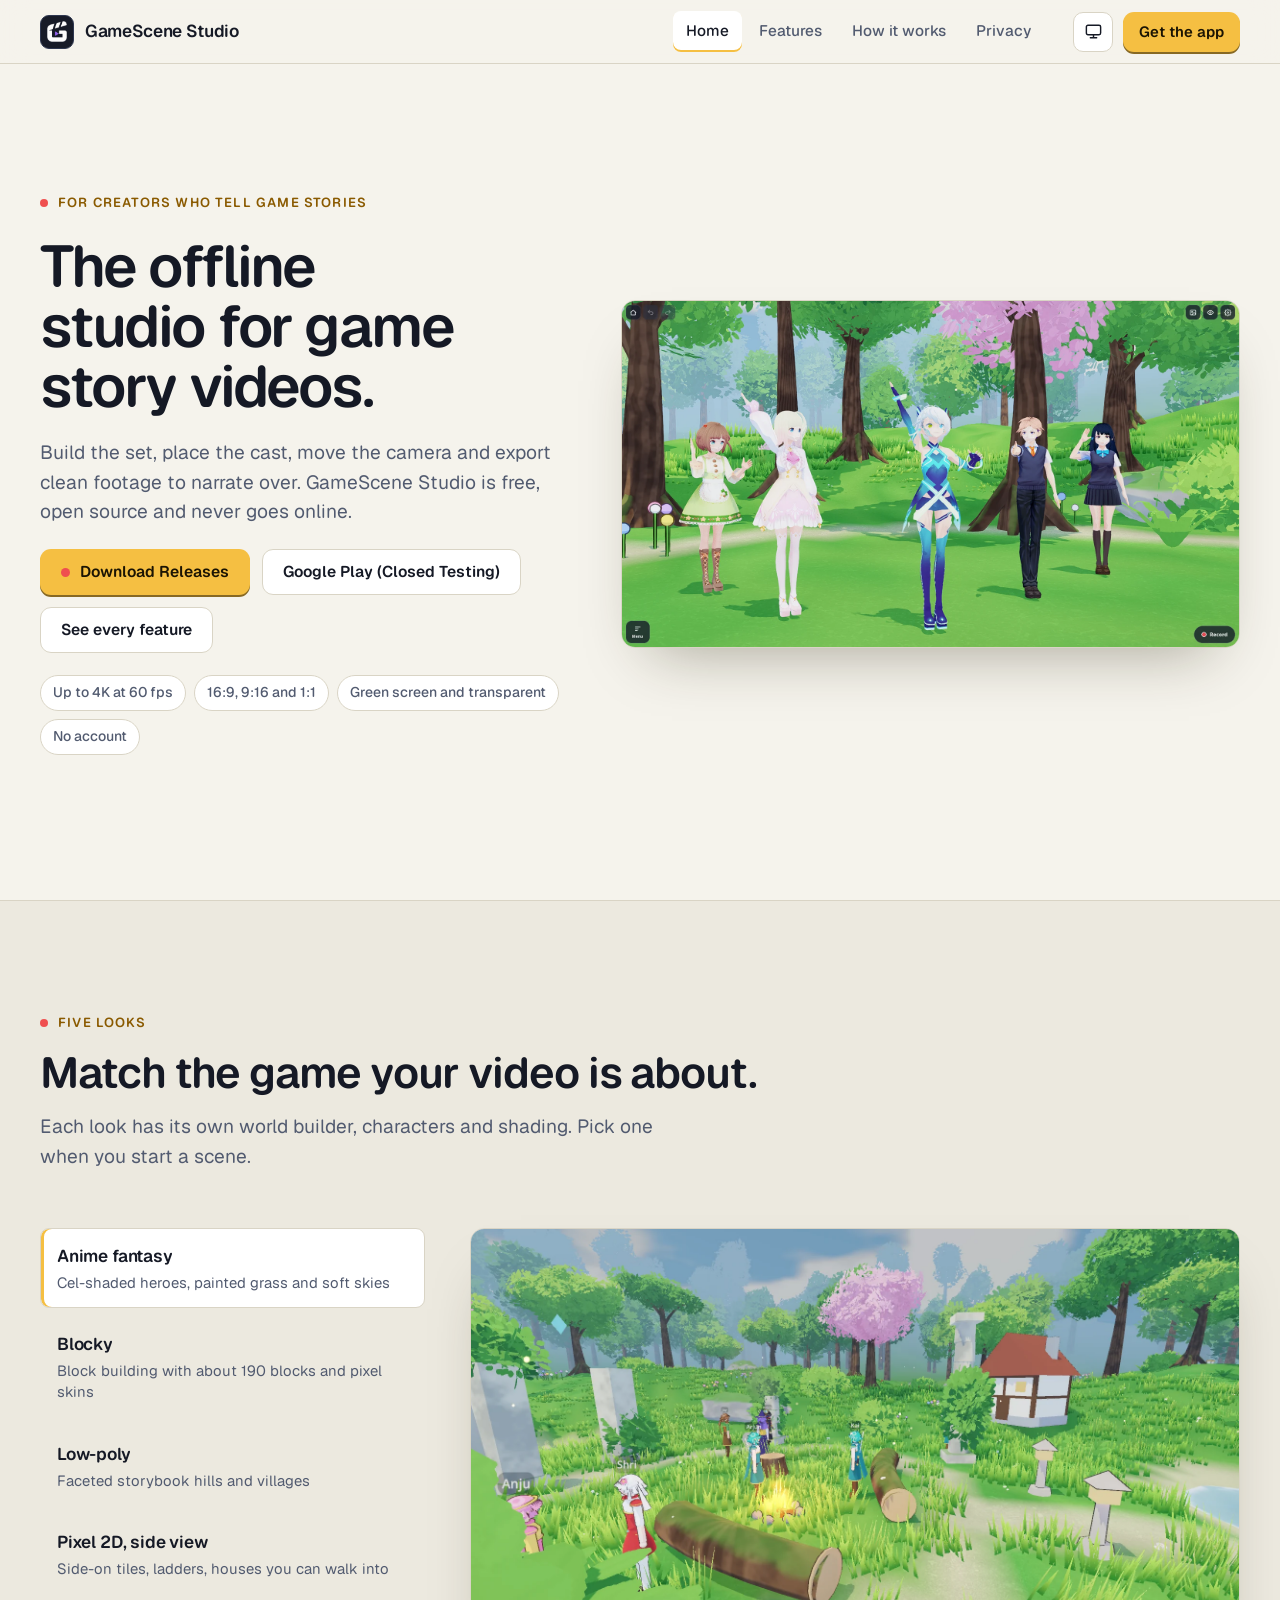
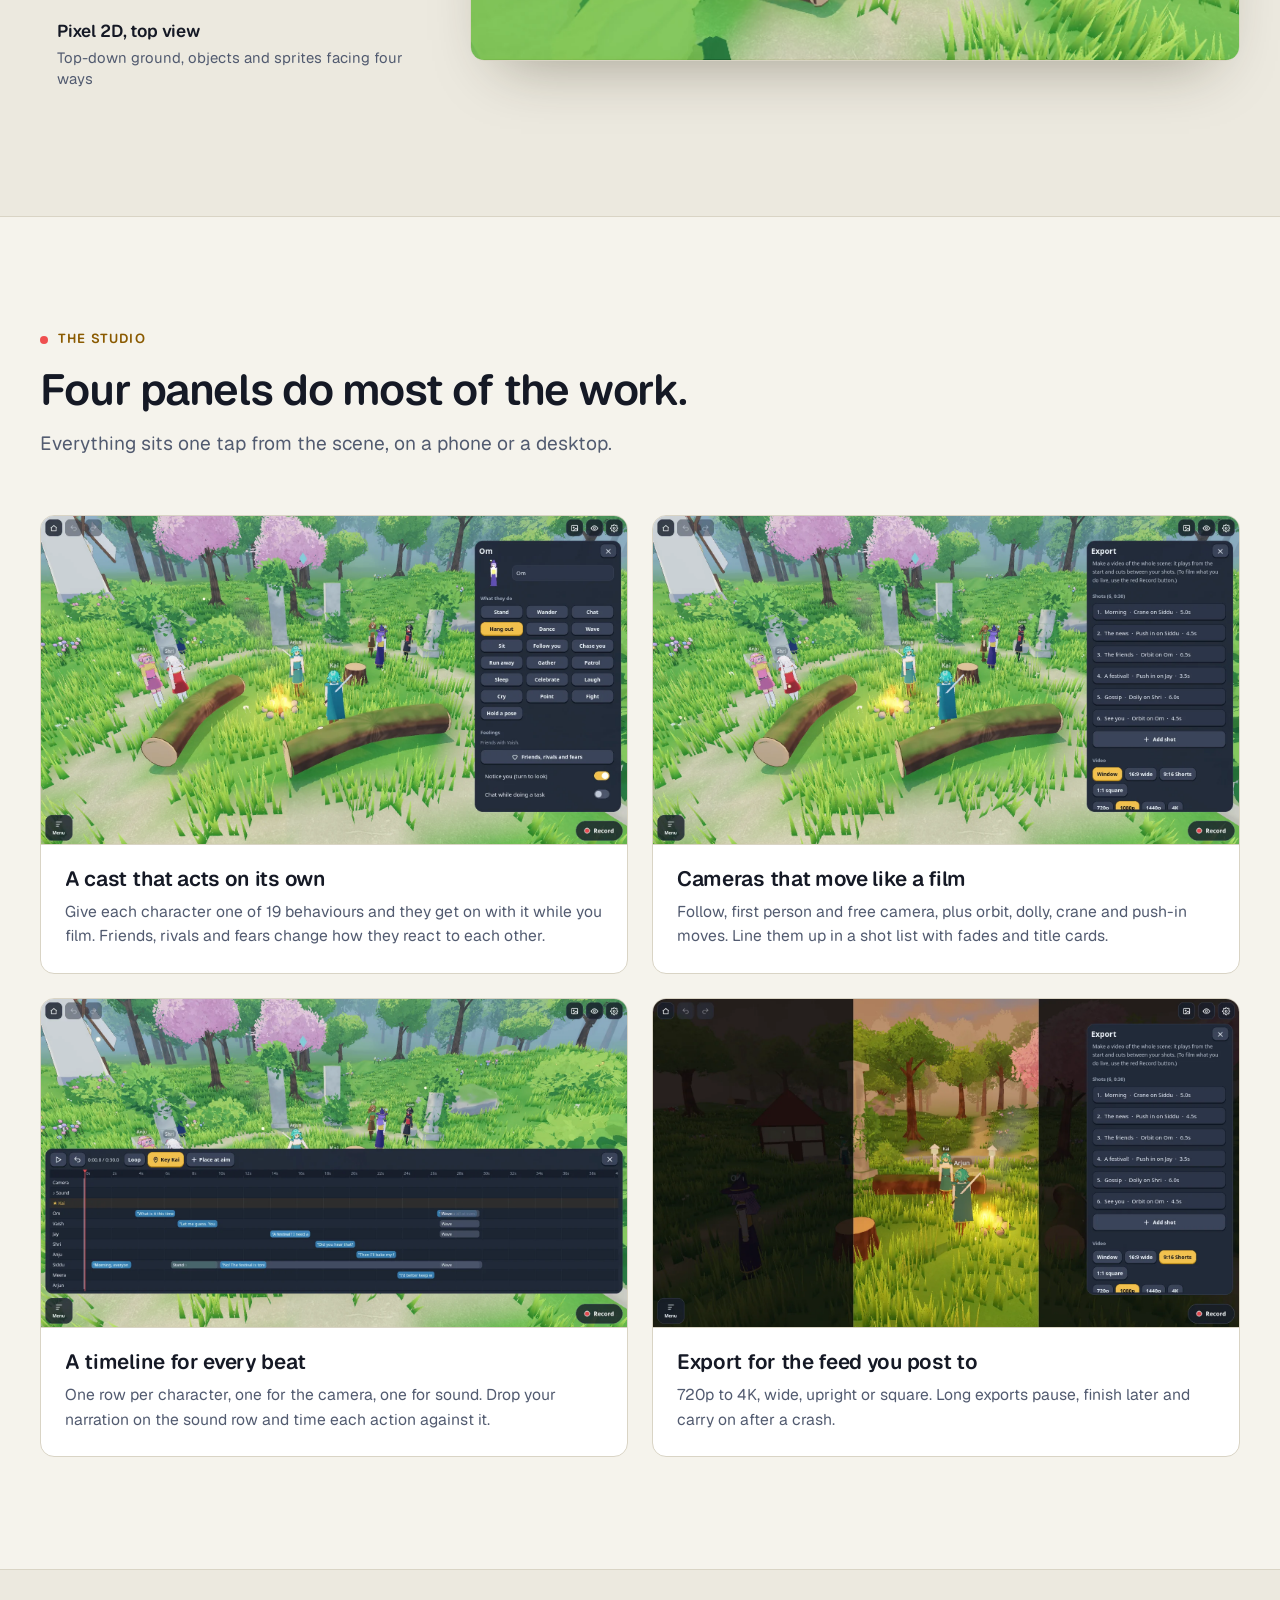
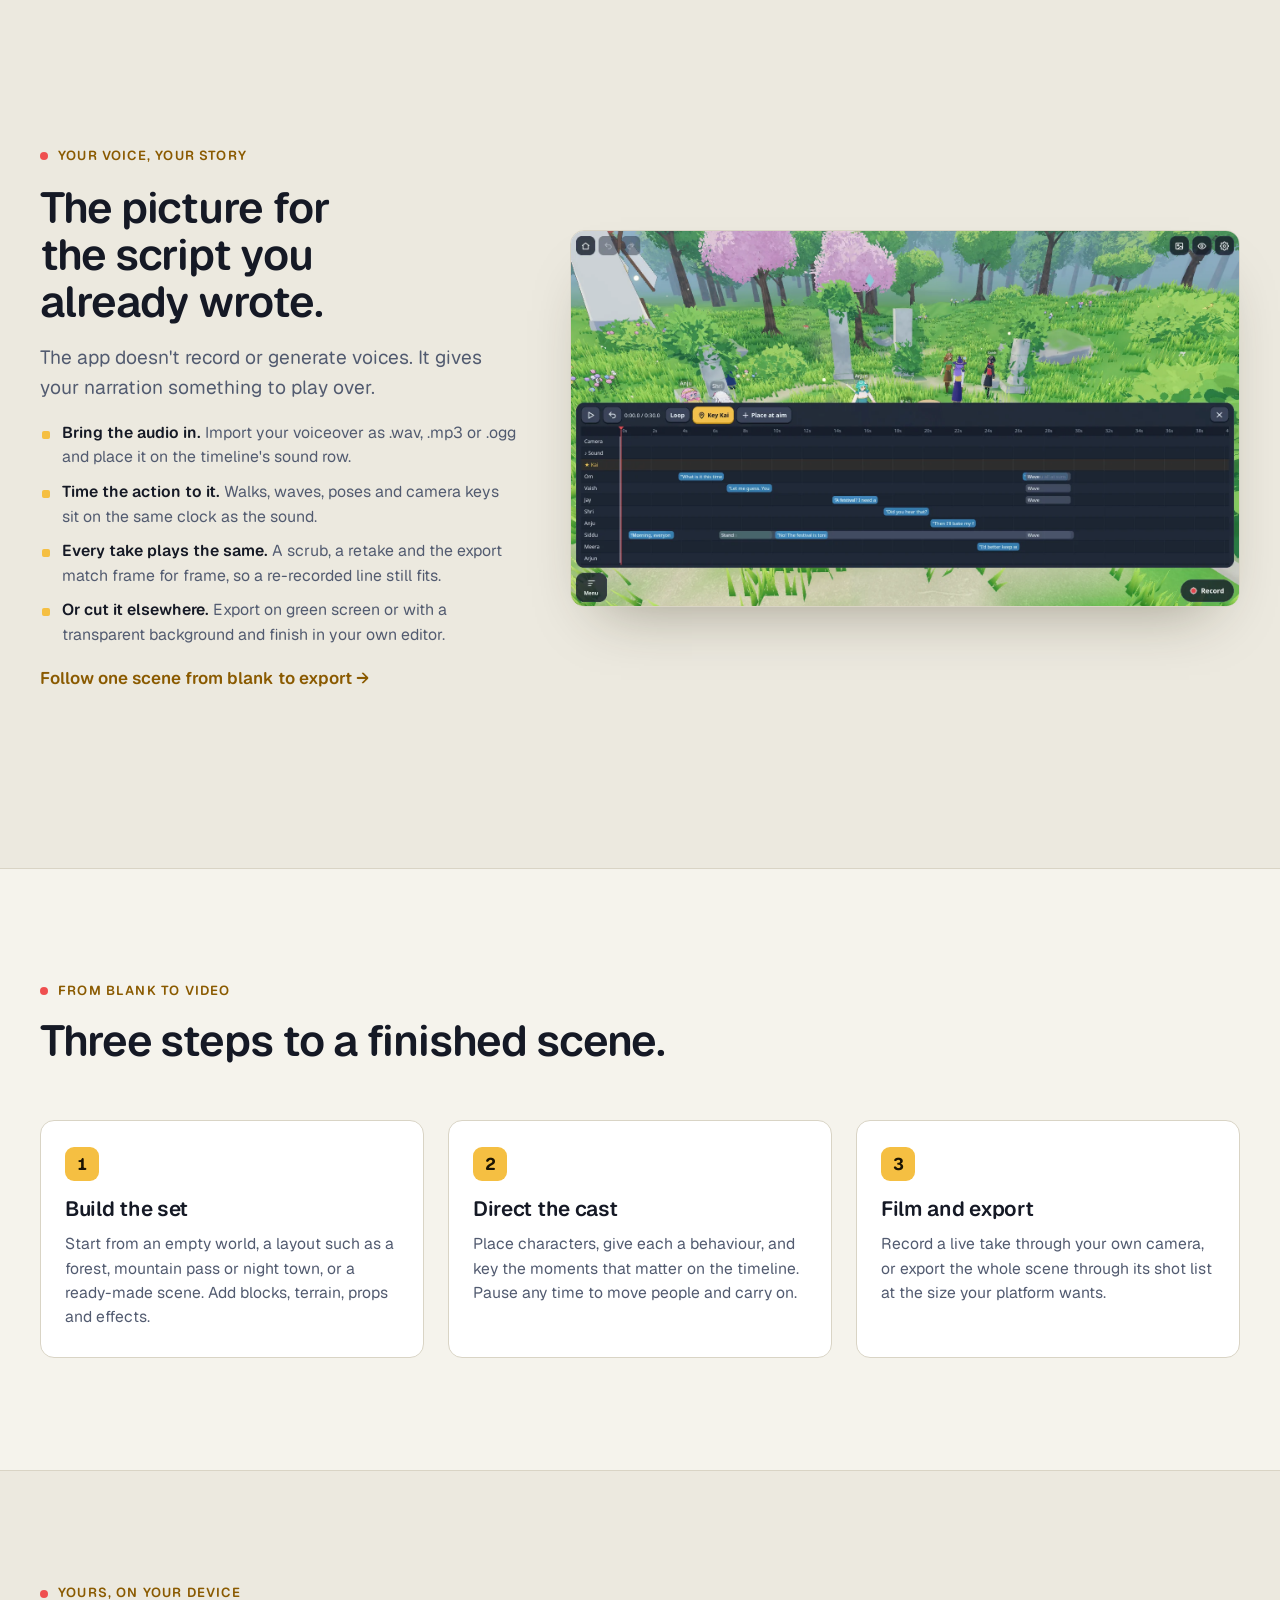
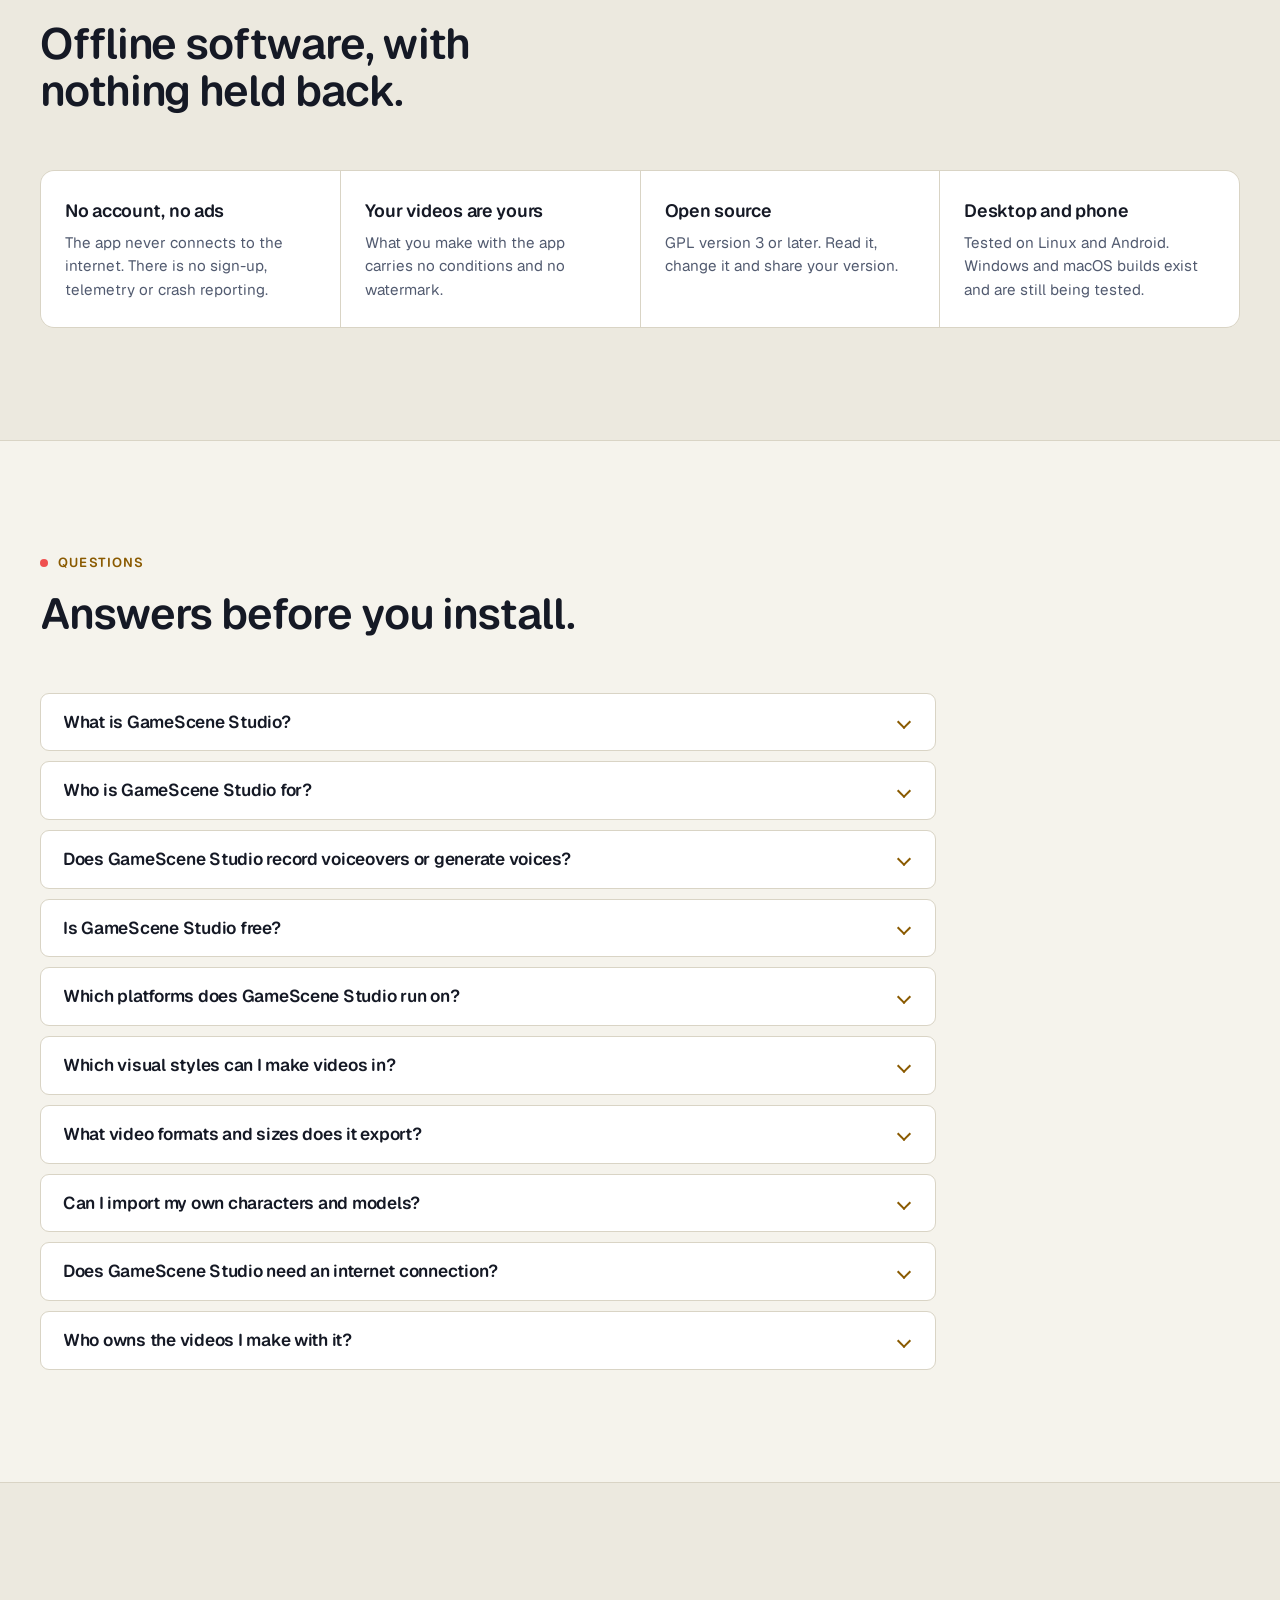
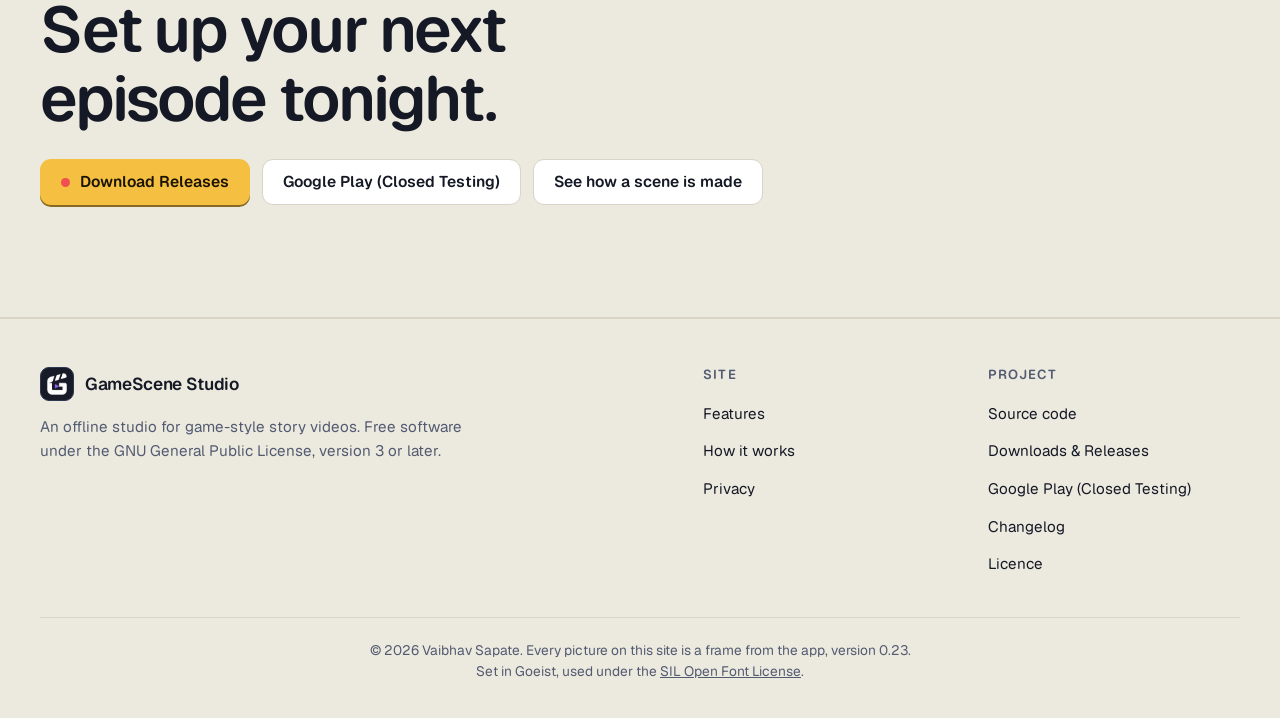
<file: showcase/index.html>
<!doctype html>
<html lang="en" data-type="software">
<head>
<meta charset="utf-8">
<meta name="viewport" content="width=device-width, initial-scale=1">
<title>GameScene Studio: the offline studio for game story videos</title>
<meta name="description" content="Build a game-style scene, direct the cast, move the camera and export clean footage to narrate over. Free, open source and fully offline.">
<meta name="page-type" content="software">
<meta name="site-kind" content="software">
<meta property="og:type" content="website">
<meta property="og:title" content="GameScene Studio: the offline studio for game story videos">
<meta property="og:description" content="Build a game-style scene, direct the cast, move the camera and export clean footage to narrate over. Free, open source and fully offline.">
<meta property="og:site_name" content="GameScene Studio">
<meta property="og:locale" content="en">
<meta property="og:image" content="https://gamescene.ekaai.tech/screenshots/share.png">
<meta property="og:image:width" content="1200">
<meta property="og:image:height" content="630">
<meta property="og:image:alt" content="The GameScene Studio logo">
<meta name="twitter:card" content="summary_large_image">
<meta name="twitter:title" content="GameScene Studio: the offline studio for game story videos">
<meta name="twitter:description" content="Build a game-style scene, direct the cast, move the camera and export clean footage to narrate over. Free, open source and fully offline.">
<meta name="twitter:image" content="https://gamescene.ekaai.tech/screenshots/share.png">
<meta name="robots" content="index, follow, max-image-preview:large, max-snippet:-1">
<meta name="author" content="Vaibhav Sapate">
<link rel="canonical" href="https://gamescene.ekaai.tech/">
<meta property="og:url" content="https://gamescene.ekaai.tech/">
<link rel="alternate" type="text/markdown" href="llms.txt" title="Plain-text summary of this site">
<script type="application/ld+json">{"@context": "https://schema.org", "@type": "SoftwareApplication", "name": "GameScene Studio", "description": "An offline studio app for making game-style animated story videos (machinima): build a scene, direct characters, set up cameras and export video.", "applicationCategory": "MultimediaApplication", "applicationSubCategory": "Machinima and animation video maker", "operatingSystem": "Linux, Android, Windows, macOS", "softwareVersion": "0.24.0", "license": "https://www.gnu.org/licenses/gpl-3.0.html", "isAccessibleForFree": true, "downloadUrl": "https://github.com/sapatevaibhav/gamescene/releases", "installUrl": "https://groups.google.com/g/brainroll/c/-8ieRednknI", "offers": {"@type": "Offer", "price": "0", "priceCurrency": "USD"}, "author": {"@type": "Person", "name": "Vaibhav Sapate"}, "codeRepository": "https://github.com/sapatevaibhav/gamescene", "audience": {"@type": "Audience", "audienceType": "Gaming content creators who make narrated story videos"}, "featureList": ["Five visual styles: Blocky, Anime fantasy, Low-poly, Pixel 2D side view, Pixel 2D top view", "19 character behaviours, feelings between characters, reactions and triggers", "14 built-in poses, a pose editor and a shared pose library", "Follow, first-person, free and cinematic cameras (orbit, dolly, crane, push in), camera paths and a shot list", "Keyframe timeline for characters, camera and sound", "7 moods with time of day, weather and fog", "11 built-in music loops, ambience and footsteps; imports .ogg, .mp3 and .wav", "Export 720p to 4K at 24, 30 or 60 fps in 16:9, 9:16 or 1:1", "Green screen, blue screen and transparent backgrounds", "Imports .glb, .vrm, .gltf and .fbx characters, sprite sheets and Aseprite files", "Fully offline: no account, ads, telemetry or network use"], "screenshot": ["https://gamescene.ekaai.tech/screenshots/hero.webp"], "url": "https://gamescene.ekaai.tech/"}</script>
<script type="application/ld+json">{"@context": "https://schema.org", "@type": "FAQPage", "mainEntity": [{"@type": "Question", "name": "What is GameScene Studio?", "acceptedAnswer": {"@type": "Answer", "text": "GameScene Studio is an offline app for making game-style animated videos, often called machinima. You build a scene, place characters, give them behaviours, set up cameras and export a video. It is made with the Godot engine and is at version 0.24."}}, {"@type": "Question", "name": "Who is GameScene Studio for?", "acceptedAnswer": {"@type": "Answer", "text": "It is for creators who make story videos about games and narrate them with their own voice: lore explainers, recaps, skits and series episodes. The app supplies the picture and the creator supplies the story and the voice."}}, {"@type": "Question", "name": "Does GameScene Studio record voiceovers or generate voices?", "acceptedAnswer": {"@type": "Answer", "text": "No. The app has no voice recording and no text-to-speech. You import your recorded voiceover as a .wav, .mp3 or .ogg file (up to 60 MB) onto the timeline's sound row, or you add it later in a video editor."}}, {"@type": "Question", "name": "Is GameScene Studio free?", "acceptedAnswer": {"@type": "Answer", "text": "Yes. It is free, open-source software under the GNU General Public License, version 3 or later. It has no ads, no account and no watermark, and nothing in the app is locked."}}, {"@type": "Question", "name": "Which platforms does GameScene Studio run on?", "acceptedAnswer": {"@type": "Answer", "text": "It is tested on Linux desktops and Android phones. Pre-built Linux binaries and Android APKs are available on GitHub Releases. Android is also in closed testing on Google Play: joining the Google Group grants access, and the group announcement contains the direct Play Store install link. Windows and macOS builds exist and are still being tested. An iOS build is not available yet."}}, {"@type": "Question", "name": "Which visual styles can I make videos in?", "acceptedAnswer": {"@type": "Answer", "text": "Five: Blocky (voxel block building), Anime fantasy (cel-shaded 3D), Low-poly (faceted 3D), Pixel 2D side view and Pixel 2D top view. Each has its own world builder and characters."}}, {"@type": "Question", "name": "What video formats and sizes does it export?", "acceptedAnswer": {"@type": "Answer", "text": "H.264 MP4 with AAC sound at 720p, 1080p, 1440p or 4K, at 24, 30 or 60 frames per second, in 16:9, 9:16 or 1:1. Backgrounds can be the scene, green screen, blue screen or transparent (ProRes 4444 MOV or a PNG sequence). MP4 export uses ffmpeg on desktop and the phone's own encoder on Android; without ffmpeg the app writes Motion-JPEG AVI."}}, {"@type": "Question", "name": "Can I import my own characters and models?", "acceptedAnswer": {"@type": "Answer", "text": "Yes. The anime style imports .glb, .vrm, .gltf and .fbx characters and the low-poly style imports .glb, .gltf and .fbx. Bones are matched across 12 rig conventions, including Mixamo, VRoid, Unreal and Blender. Pixel 2D imports .png and .webp sprite sheets and Aseprite files, and Blocky imports 64 × 64 skins."}}, {"@type": "Question", "name": "Does GameScene Studio need an internet connection?", "acceptedAnswer": {"@type": "Answer", "text": "No. The app never connects to the internet. It has no accounts, analytics, telemetry or crash reporting, and everything you make stays on your device."}}, {"@type": "Question", "name": "Who owns the videos I make with it?", "acceptedAnswer": {"@type": "Answer", "text": "You do. What you make with the app (scenes, videos and screenshots) is yours, with no conditions."}}]}</script>
<meta name="theme-color" content="#10131c">
<link rel="icon" href="favicon.ico" sizes="48x48">
<link rel="icon" type="image/png" sizes="48x48" href="favicon-48x48.png">
<link rel="icon" type="image/png" sizes="96x96" href="favicon-96x96.png">
<link rel="icon" type="image/png" sizes="192x192" href="favicon-192x192.png">
<link rel="icon" type="image/png" sizes="32x32" href="favicon-32x32.png">
<link rel="apple-touch-icon" sizes="180x180" href="apple-touch-icon.png">
<link rel="manifest" href="site.webmanifest">
<link rel="preload" href="fonts/Goeist-Variable.woff2" as="font" type="font/woff2" crossorigin>
<link rel="stylesheet" href="styles.css">
<script async src="https://www.googletagmanager.com/gtm.js?id=GTM-NMQBMV78"></script>
<script>
  window.dataLayer = window.dataLayer || [];
  function gtag(){dataLayer.push(arguments);}
  gtag('js', new Date());
</script>
<script>try{var t=localStorage.getItem("theme");if(t==="light"||t==="dark")document.documentElement.setAttribute("data-theme",t)}catch(e){}</script>
</head>
<body>
<a class="skip" href="#main">Skip to the content</a>
<header class="nav">
  <div class="wrap">
    <a class="brand" href="index.html" aria-label="GameScene Studio, home">
      <span class="brand-mark"><img src="screenshots/mark.png" alt="" width="241" height="256"></span>
      <span>GameScene Studio</span>
    </a>
    <nav class="nav-links" id="nav-links" aria-label="Main"><a href="index.html" aria-current="page">Home</a><a href="features.html">Features</a><a href="how-it-works.html">How it works</a><a href="privacy.html">Privacy</a></nav>
    <div class="nav-tools">
      <button class="icon-btn" type="button" data-theme-btn aria-label="Change theme"></button>
      <a class="btn btn-primary btn-small nav-cta" href="https://github.com/sapatevaibhav/gamescene/releases">Get the app</a>
      <button class="icon-btn menu-btn" type="button" data-menu-btn aria-label="Menu" aria-expanded="false" aria-controls="nav-links">
        <svg viewBox="0 0 24 24" fill="none" stroke="currentColor" stroke-width="1.8" stroke-linecap="round" aria-hidden="true"><path d="M4 7h16M4 12h16M4 17h16"/></svg>
      </button>
    </div>
  </div>
</header>
<main id="main">

<section class="hero">
  <div class="wrap hero-grid">
    <div class="hero-copy" data-enter>
      <p class="kicker">For creators who tell game stories</p>
      <h1>The offline studio for game story videos.</h1>
      <p class="lede">Build the set, place the cast, move the camera and export clean footage to narrate over. GameScene Studio is free, open source and never goes online.</p>
      <div class="btn-row">
        <a class="btn btn-primary" href="https://github.com/sapatevaibhav/gamescene/releases"><span class="rec"></span>Download Releases</a>
        <a class="btn btn-ghost" href="https://groups.google.com/g/brainroll/c/-8ieRednknI" target="_blank" rel="noopener">Google Play (Closed Testing)</a>
        <a class="btn btn-ghost" href="features.html">See every feature</a>
      </div>
      <ul class="facts" aria-label="Key facts">
        <li>Up to 4K at 60 fps</li>
        <li>16:9, 9:16 and 1:1</li>
        <li>Green screen and transparent</li>
        <li>No account</li>
      </ul>
    </div>
    <div class="hero-shot"><a class="shot" href="screenshots/hero.webp" aria-haspopup="dialog" aria-label="Enlarge the screenshot: The studio with five imported anime characters posing in a forest glade under a blossom tree"><img src="screenshots/hero.webp" alt="The studio with five imported anime characters posing in a forest glade under a blossom tree" width="1600" height="900" fetchpriority="high"></a></div>
  </div>
</section>

<section class="band screen" id="looks">
  <div class="wrap">
    <div class="head">
      <p class="kicker">Five looks</p>
      <h2>Match the game your video is about.</h2>
      <p class="lede">Each look has its own world builder, characters and shading. Pick one when you start a scene.</p>
    </div>
    <div class="looks">
      <div class="look-tabs" role="tablist" aria-label="World styles" aria-orientation="vertical"><button type="button" role="tab" id="tab-anime" aria-controls="look-anime" aria-selected="true" tabindex="0"><strong>Anime fantasy</strong><span>Cel-shaded heroes, painted grass and soft skies</span></button><button type="button" role="tab" id="tab-blocky" aria-controls="look-blocky" aria-selected="false" tabindex="-1"><strong>Blocky</strong><span>Block building with about 190 blocks and pixel skins</span></button><button type="button" role="tab" id="tab-lowpoly" aria-controls="look-lowpoly" aria-selected="false" tabindex="-1"><strong>Low-poly</strong><span>Faceted storybook hills and villages</span></button><button type="button" role="tab" id="tab-pixel" aria-controls="look-pixel" aria-selected="false" tabindex="-1"><strong>Pixel 2D, side view</strong><span>Side-on tiles, ladders, houses you can walk into</span></button><button type="button" role="tab" id="tab-pixeltop" aria-controls="look-pixeltop" aria-selected="false" tabindex="-1"><strong>Pixel 2D, top view</strong><span>Top-down ground, objects and sprites facing four ways</span></button></div>
      <div class="look-stage"><div role="tabpanel" id="look-anime" aria-labelledby="tab-anime"><a class="shot" href="screenshots/style-anime.webp" aria-haspopup="dialog" aria-label="Enlarge the screenshot: An anime-style forest glade with a cast standing round a campfire"><img src="screenshots/style-anime.webp" alt="An anime-style forest glade with a cast standing round a campfire" width="1600" height="900" loading="lazy" decoding="async"></a></div><div role="tabpanel" id="look-blocky" aria-labelledby="tab-blocky" hidden><a class="shot" href="screenshots/style-blocky.webp" aria-haspopup="dialog" aria-label="Enlarge the screenshot: A blocky village with cube trees, a brick house and block characters"><img src="screenshots/style-blocky.webp" alt="A blocky village with cube trees, a brick house and block characters" width="1600" height="900" loading="lazy" decoding="async"></a></div><div role="tabpanel" id="look-lowpoly" aria-labelledby="tab-lowpoly" hidden><a class="shot" href="screenshots/style-lowpoly.webp" aria-haspopup="dialog" aria-label="Enlarge the screenshot: A low-poly valley at sunset with characters by a campfire"><img src="screenshots/style-lowpoly.webp" alt="A low-poly valley at sunset with characters by a campfire" width="1600" height="900" loading="lazy" decoding="async"></a></div><div role="tabpanel" id="look-pixel" aria-labelledby="tab-pixel" hidden><a class="shot" href="screenshots/style-pixel.webp" aria-haspopup="dialog" aria-label="Enlarge the screenshot: A side-view pixel street with red-roofed houses and sprite characters"><img src="screenshots/style-pixel.webp" alt="A side-view pixel street with red-roofed houses and sprite characters" width="1600" height="900" loading="lazy" decoding="async"></a></div><div role="tabpanel" id="look-pixeltop" aria-labelledby="tab-pixeltop" hidden><a class="shot" href="screenshots/style-pixeltop.webp" aria-haspopup="dialog" aria-label="Enlarge the screenshot: A top-down pixel town square with a well, market stalls and sprite characters"><img src="screenshots/style-pixeltop.webp" alt="A top-down pixel town square with a well, market stalls and sprite characters" width="1600" height="900" loading="lazy" decoding="async"></a></div></div>
    </div>
  </div>
</section>

<section id="tools">
  <div class="wrap">
    <div class="head">
      <p class="kicker">The studio</p>
      <h2>Four panels do most of the work.</h2>
      <p class="lede">Everything sits one tap from the scene, on a phone or a desktop.</p>
    </div>
    <div class="cards">
      <a class="card" href="features.html#cast">
        <div class="card-img"><img src="screenshots/actor.webp" alt="A character's panel listing what they can do: stand, wander, chat, dance, follow, fight and more" width="1600" height="900" loading="lazy" decoding="async"></div>
        <div class="card-body"><h3>A cast that acts on its own</h3><p>Give each character one of 19 behaviours and they get on with it while you film. Friends, rivals and fears change how they react to each other.</p></div>
      </a>
      <a class="card" href="features.html#camera">
        <div class="card-img"><img src="screenshots/shots.webp" alt="The Export panel with a list of six camera shots: crane, push in, orbit and dolly" width="1600" height="900" loading="lazy" decoding="async"></div>
        <div class="card-body"><h3>Cameras that move like a film</h3><p>Follow, first person and free camera, plus orbit, dolly, crane and push-in moves. Line them up in a shot list with fades and title cards.</p></div>
      </a>
      <a class="card" href="features.html#timeline">
        <div class="card-img"><img src="screenshots/timeline.webp" alt="The timeline with a row per character, a camera row and a sound row" width="1600" height="900" loading="lazy" decoding="async"></div>
        <div class="card-body"><h3>A timeline for every beat</h3><p>One row per character, one for the camera, one for sound. Drop your narration on the sound row and time each action against it.</p></div>
      </a>
      <a class="card" href="features.html#export">
        <div class="card-img"><img src="screenshots/export.webp" alt="The Export panel set to 9:16 Shorts, with the scene framed upright" width="1600" height="900" loading="lazy" decoding="async"></div>
        <div class="card-body"><h3>Export for the feed you post to</h3><p>720p to 4K, wide, upright or square. Long exports pause, finish later and carry on after a crash.</p></div>
      </a>
    </div>
  </div>
</section>

<section class="band screen" id="voice">
  <div class="wrap split">
    <div class="split-copy">
      <p class="kicker">Your voice, your story</p>
      <h2>The picture for the script you already wrote.</h2>
      <p class="lede">The app doesn't record or generate voices. It gives your narration something to play over.</p>
      <ul class="ticks">
        <li><strong>Bring the audio in.</strong> Import your voiceover as .wav, .mp3 or .ogg and place it on the timeline's sound row.</li>
        <li><strong>Time the action to it.</strong> Walks, waves, poses and camera keys sit on the same clock as the sound.</li>
        <li><strong>Every take plays the same.</strong> A scrub, a retake and the export match frame for frame, so a re-recorded line still fits.</li>
        <li><strong>Or cut it elsewhere.</strong> Export on green screen or with a transparent background and finish in your own editor.</li>
      </ul>
      <p><a class="text-link" href="how-it-works.html">Follow one scene from blank to export</a></p>
    </div>
    <a class="shot" href="screenshots/timeline.webp" aria-haspopup="dialog" aria-label="Enlarge the screenshot: The timeline open over an anime scene, with timed actions on each character's row"><img src="screenshots/timeline.webp" alt="The timeline open over an anime scene, with timed actions on each character's row" width="1600" height="900" loading="lazy" decoding="async"></a>
  </div>
</section>

<section id="start">
  <div class="wrap">
    <div class="head">
      <p class="kicker">From blank to video</p>
      <h2>Three steps to a finished scene.</h2>
    </div>
    <ol class="steps">
      <li><h3>Build the set</h3><p>Start from an empty world, a layout such as a forest, mountain pass or night town, or a ready-made scene. Add blocks, terrain, props and effects.</p></li>
      <li><h3>Direct the cast</h3><p>Place characters, give each a behaviour, and key the moments that matter on the timeline. Pause any time to move people and carry on.</p></li>
      <li><h3>Film and export</h3><p>Record a live take through your own camera, or export the whole scene through its shot list at the size your platform wants.</p></li>
    </ol>
  </div>
</section>

<section class="band" id="offline">
  <div class="wrap">
    <div class="head">
      <p class="kicker">Yours, on your device</p>
      <h2>Offline software, with nothing held back.</h2>
    </div>
    <ul class="grid-facts">
      <li><strong>No account, no ads</strong><span>The app never connects to the internet. There is no sign-up, telemetry or crash reporting.</span></li>
      <li><strong>Your videos are yours</strong><span>What you make with the app carries no conditions and no watermark.</span></li>
      <li><strong>Open source</strong><span>GPL version 3 or later. Read it, change it and share your version.</span></li>
      <li><strong>Desktop and phone</strong><span>Tested on Linux and Android. Windows and macOS builds exist and are still being tested.</span></li>
    </ul>
  </div>
</section>

<section id="faq">
  <div class="wrap">
    <div class="head">
      <p class="kicker">Questions</p>
      <h2>Answers before you install.</h2>
    </div>
    <div class="faq"><details><summary><h3>What is GameScene Studio?</h3></summary><p>GameScene Studio is an offline app for making game-style animated videos, often called machinima. You build a scene, place characters, give them behaviours, set up cameras and export a video. It is made with the Godot engine and is at version 0.24.</p></details><details><summary><h3>Who is GameScene Studio for?</h3></summary><p>It is for creators who make story videos about games and narrate them with their own voice: lore explainers, recaps, skits and series episodes. The app supplies the picture and the creator supplies the story and the voice.</p></details><details><summary><h3>Does GameScene Studio record voiceovers or generate voices?</h3></summary><p>No. The app has no voice recording and no text-to-speech. You import your recorded voiceover as a .wav, .mp3 or .ogg file (up to 60 MB) onto the timeline&#x27;s sound row, or you add it later in a video editor.</p></details><details><summary><h3>Is GameScene Studio free?</h3></summary><p>Yes. It is free, open-source software under the GNU General Public License, version 3 or later. It has no ads, no account and no watermark, and nothing in the app is locked.</p></details><details><summary><h3>Which platforms does GameScene Studio run on?</h3></summary><p>It is tested on Linux desktops and Android phones. Pre-built Linux binaries and Android APKs are available on GitHub Releases. Android is also in closed testing on Google Play: joining the Google Group grants access, and the group announcement contains the direct Play Store install link. Windows and macOS builds exist and are still being tested. An iOS build is not available yet.</p></details><details><summary><h3>Which visual styles can I make videos in?</h3></summary><p>Five: Blocky (voxel block building), Anime fantasy (cel-shaded 3D), Low-poly (faceted 3D), Pixel 2D side view and Pixel 2D top view. Each has its own world builder and characters.</p></details><details><summary><h3>What video formats and sizes does it export?</h3></summary><p>H.264 MP4 with AAC sound at 720p, 1080p, 1440p or 4K, at 24, 30 or 60 frames per second, in 16:9, 9:16 or 1:1. Backgrounds can be the scene, green screen, blue screen or transparent (ProRes 4444 MOV or a PNG sequence). MP4 export uses ffmpeg on desktop and the phone&#x27;s own encoder on Android; without ffmpeg the app writes Motion-JPEG AVI.</p></details><details><summary><h3>Can I import my own characters and models?</h3></summary><p>Yes. The anime style imports .glb, .vrm, .gltf and .fbx characters and the low-poly style imports .glb, .gltf and .fbx. Bones are matched across 12 rig conventions, including Mixamo, VRoid, Unreal and Blender. Pixel 2D imports .png and .webp sprite sheets and Aseprite files, and Blocky imports 64 × 64 skins.</p></details><details><summary><h3>Does GameScene Studio need an internet connection?</h3></summary><p>No. The app never connects to the internet. It has no accounts, analytics, telemetry or crash reporting, and everything you make stays on your device.</p></details><details><summary><h3>Who owns the videos I make with it?</h3></summary><p>You do. What you make with the app (scenes, videos and screenshots) is yours, with no conditions.</p></details></div>
  </div>
</section>

<section class="band close">
  <div class="wrap">
    <h2>Set up your next episode tonight.</h2>
    <div class="btn-row">
      <a class="btn btn-primary" href="https://github.com/sapatevaibhav/gamescene/releases"><span class="rec"></span>Download Releases</a>
      <a class="btn btn-ghost" href="https://groups.google.com/g/brainroll/c/-8ieRednknI" target="_blank" rel="noopener">Google Play (Closed Testing)</a>
      <a class="btn btn-ghost" href="how-it-works.html">See how a scene is made</a>
    </div>
  </div>
</section>

</main>
<footer class="footer">
  <div class="wrap">
    <div class="footer-grid">
      <div>
        <a class="brand" href="index.html">
          <span class="brand-mark"><img src="screenshots/mark.png" alt="" width="241" height="256"></span>
          <span>GameScene Studio</span>
        </a>
        <p>An offline studio for game-style story videos. Free software under the GNU General Public License, version 3 or later.</p>
      </div>
      <div>
        <h3>Site</h3>
        <ul>
          <li><a href="features.html">Features</a></li>
          <li><a href="how-it-works.html">How it works</a></li>
          <li><a href="privacy.html">Privacy</a></li>
        </ul>
      </div>
      <div>
        <h3>Project</h3>
        <ul>
          <li><a href="https://github.com/sapatevaibhav/gamescene">Source code</a></li>
          <li><a href="https://github.com/sapatevaibhav/gamescene/releases">Downloads &amp; Releases</a></li>
          <li><a href="https://groups.google.com/g/brainroll/c/-8ieRednknI" target="_blank" rel="noopener">Google Play (Closed Testing)</a></li>
          <li><a href="https://github.com/sapatevaibhav/gamescene/blob/master/CHANGELOG.md">Changelog</a></li>
          <li><a href="https://github.com/sapatevaibhav/gamescene/blob/master/LICENSE">Licence</a></li>
        </ul>
      </div>
    </div>
    <p class="credits" style="text-align: center;" >© 2026 Vaibhav Sapate. Every picture on this site is a frame from the app, version 0.23.</br>Set in Goeist, used under the <a href="fonts/OFL.txt">SIL Open Font License</a>.</p>
  </div>
</footer>
<script src="script.js"></script>
</body>
</html>
</file>
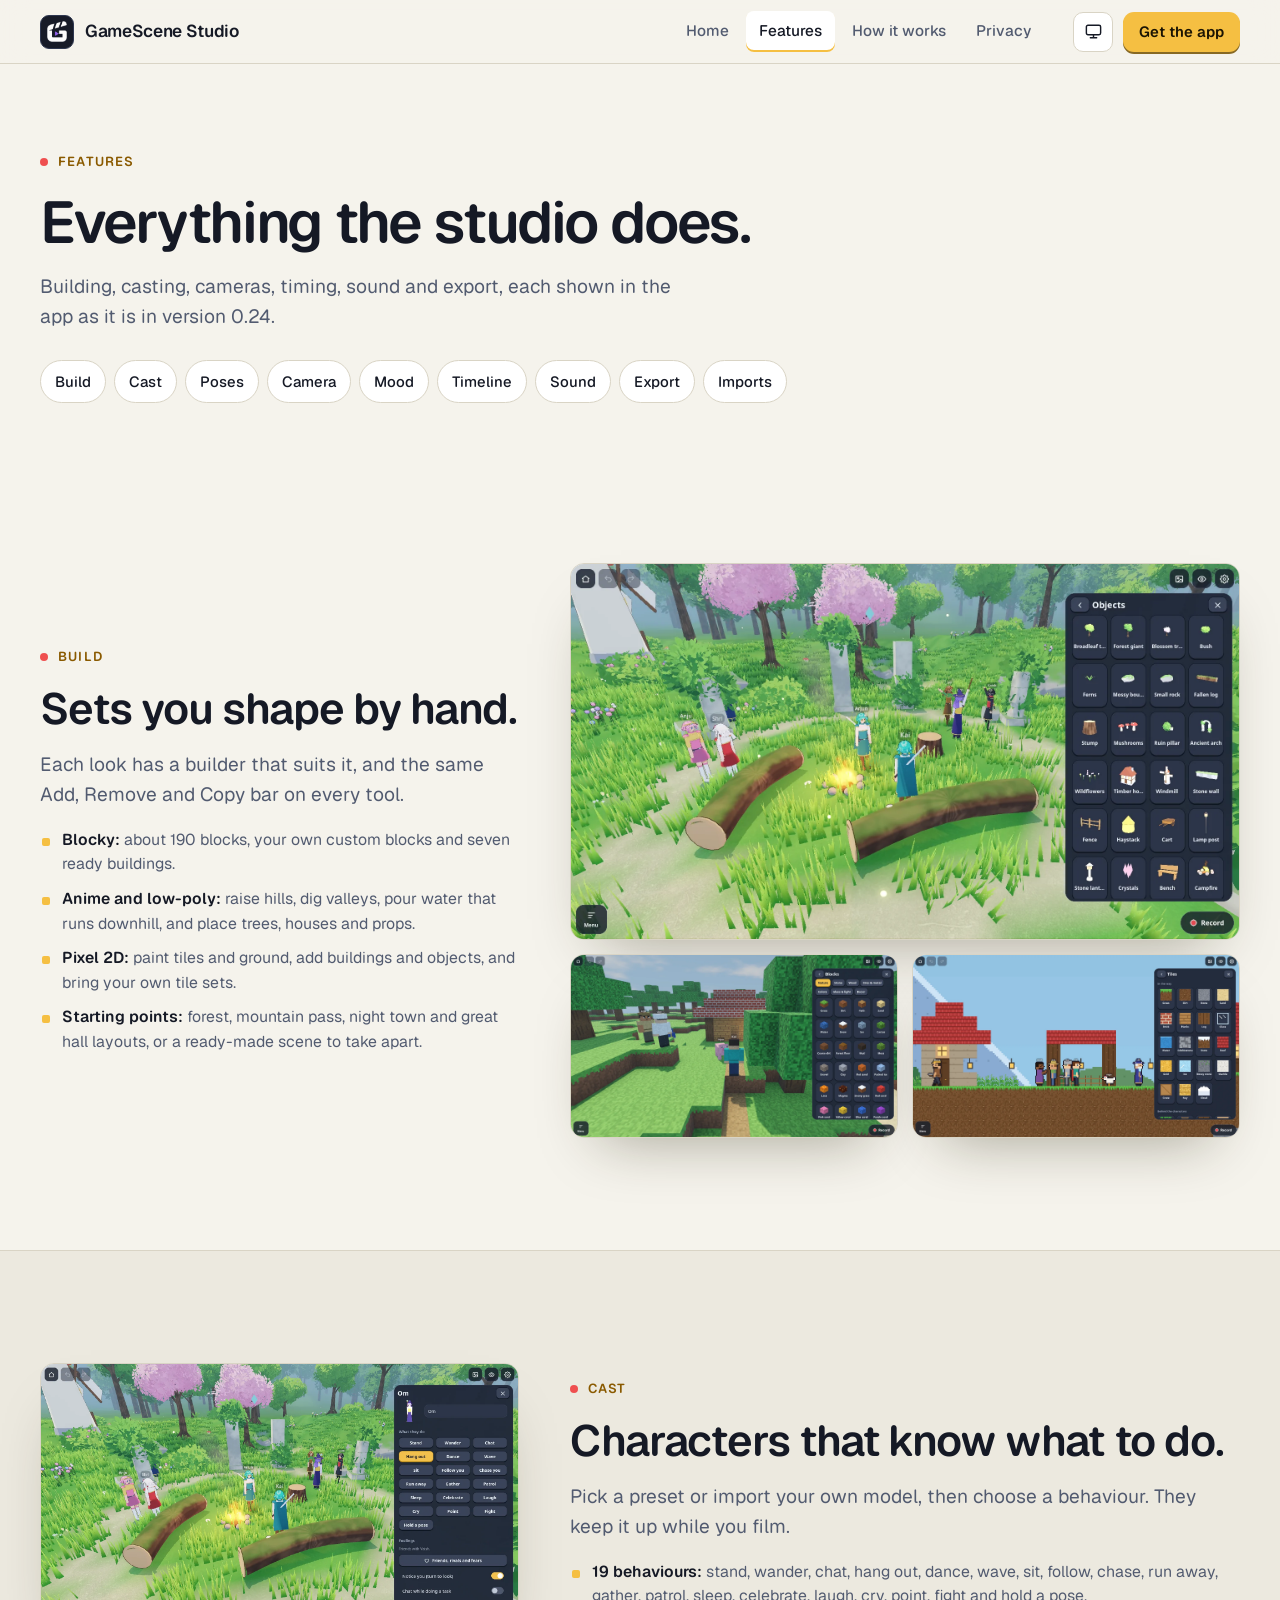
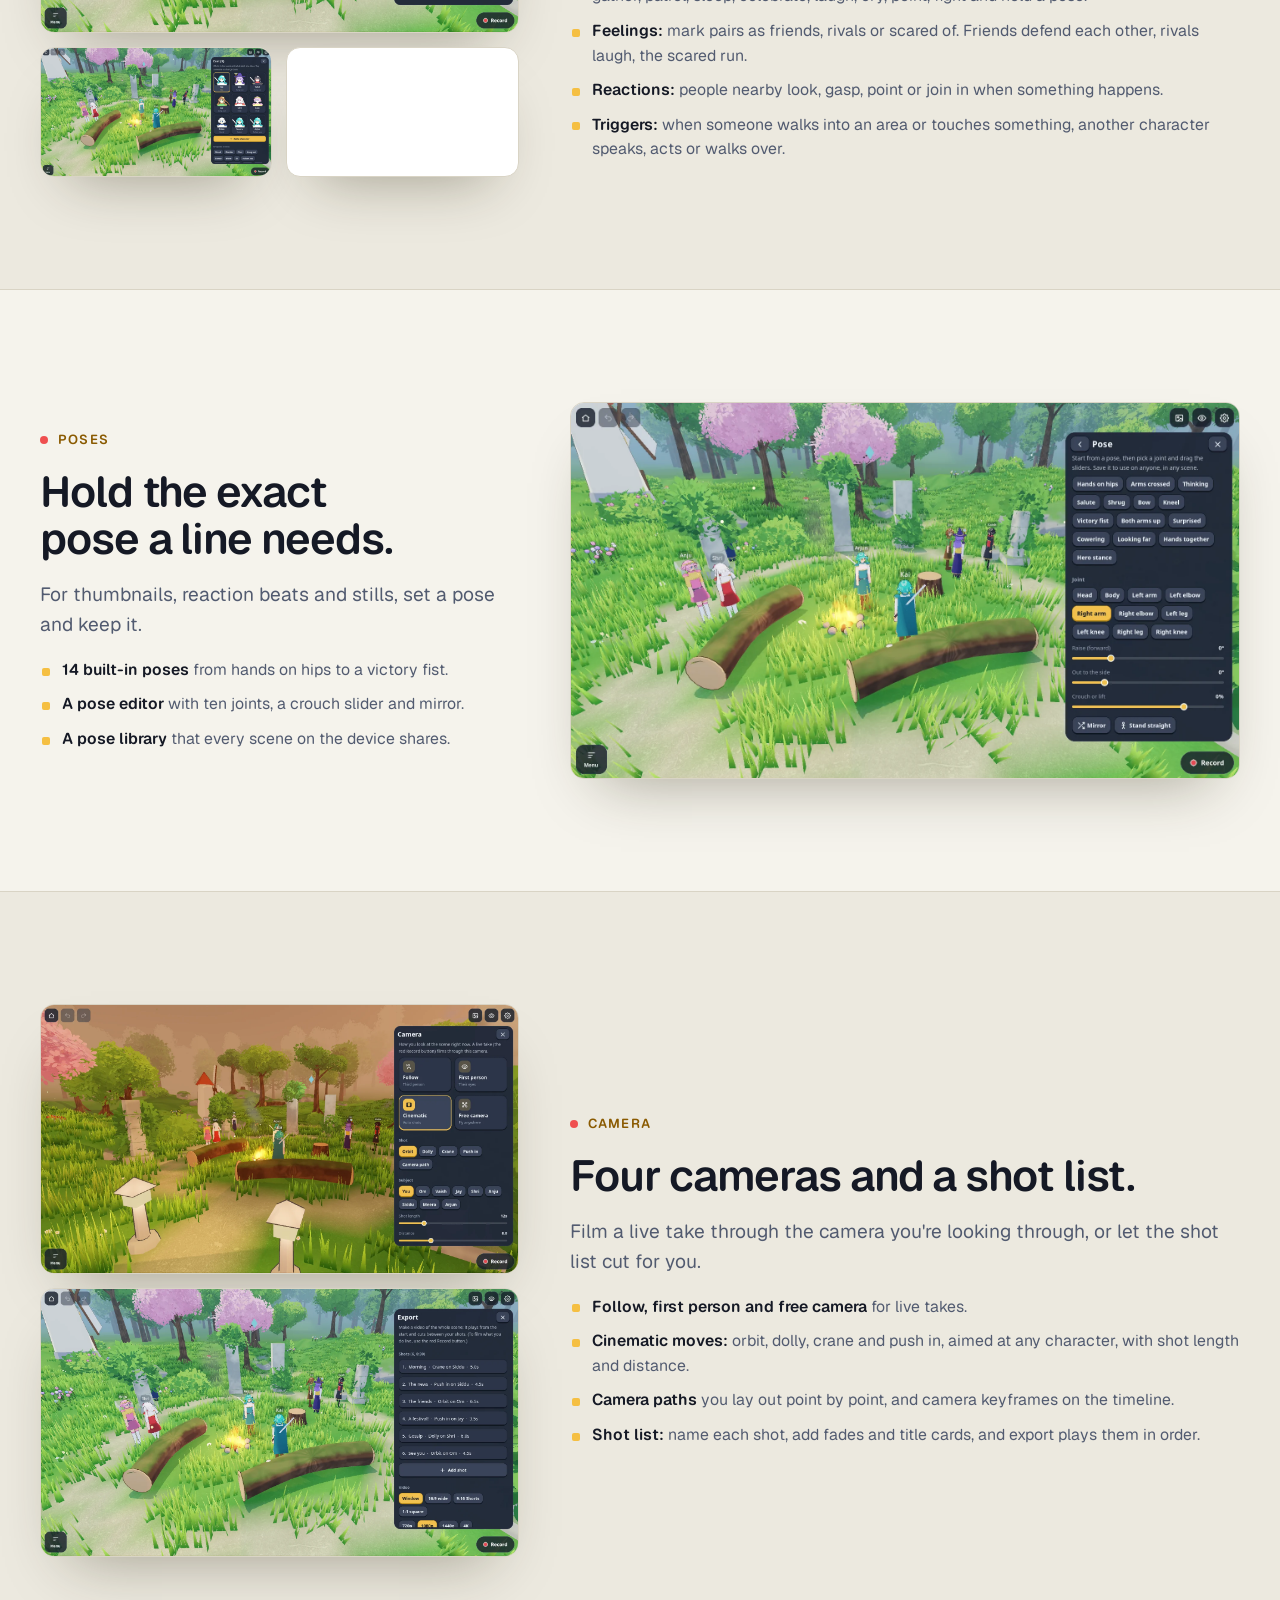
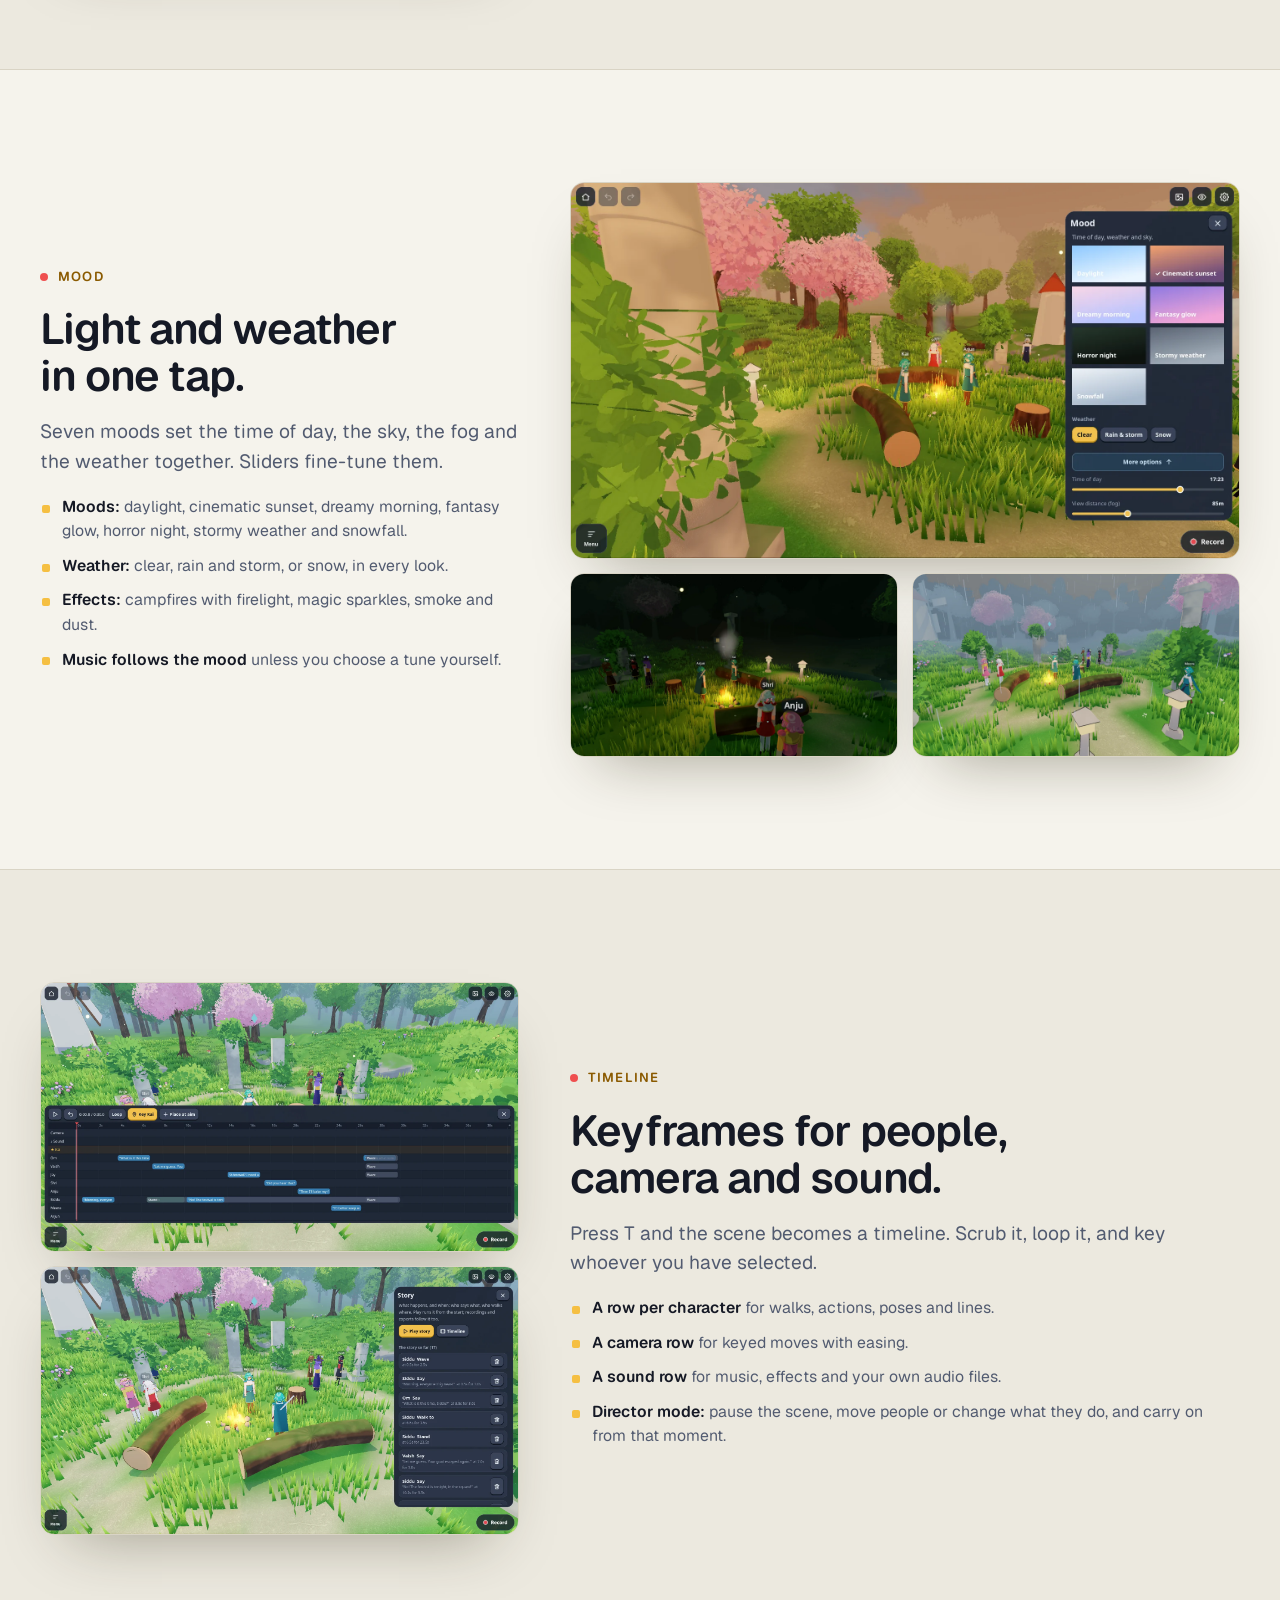
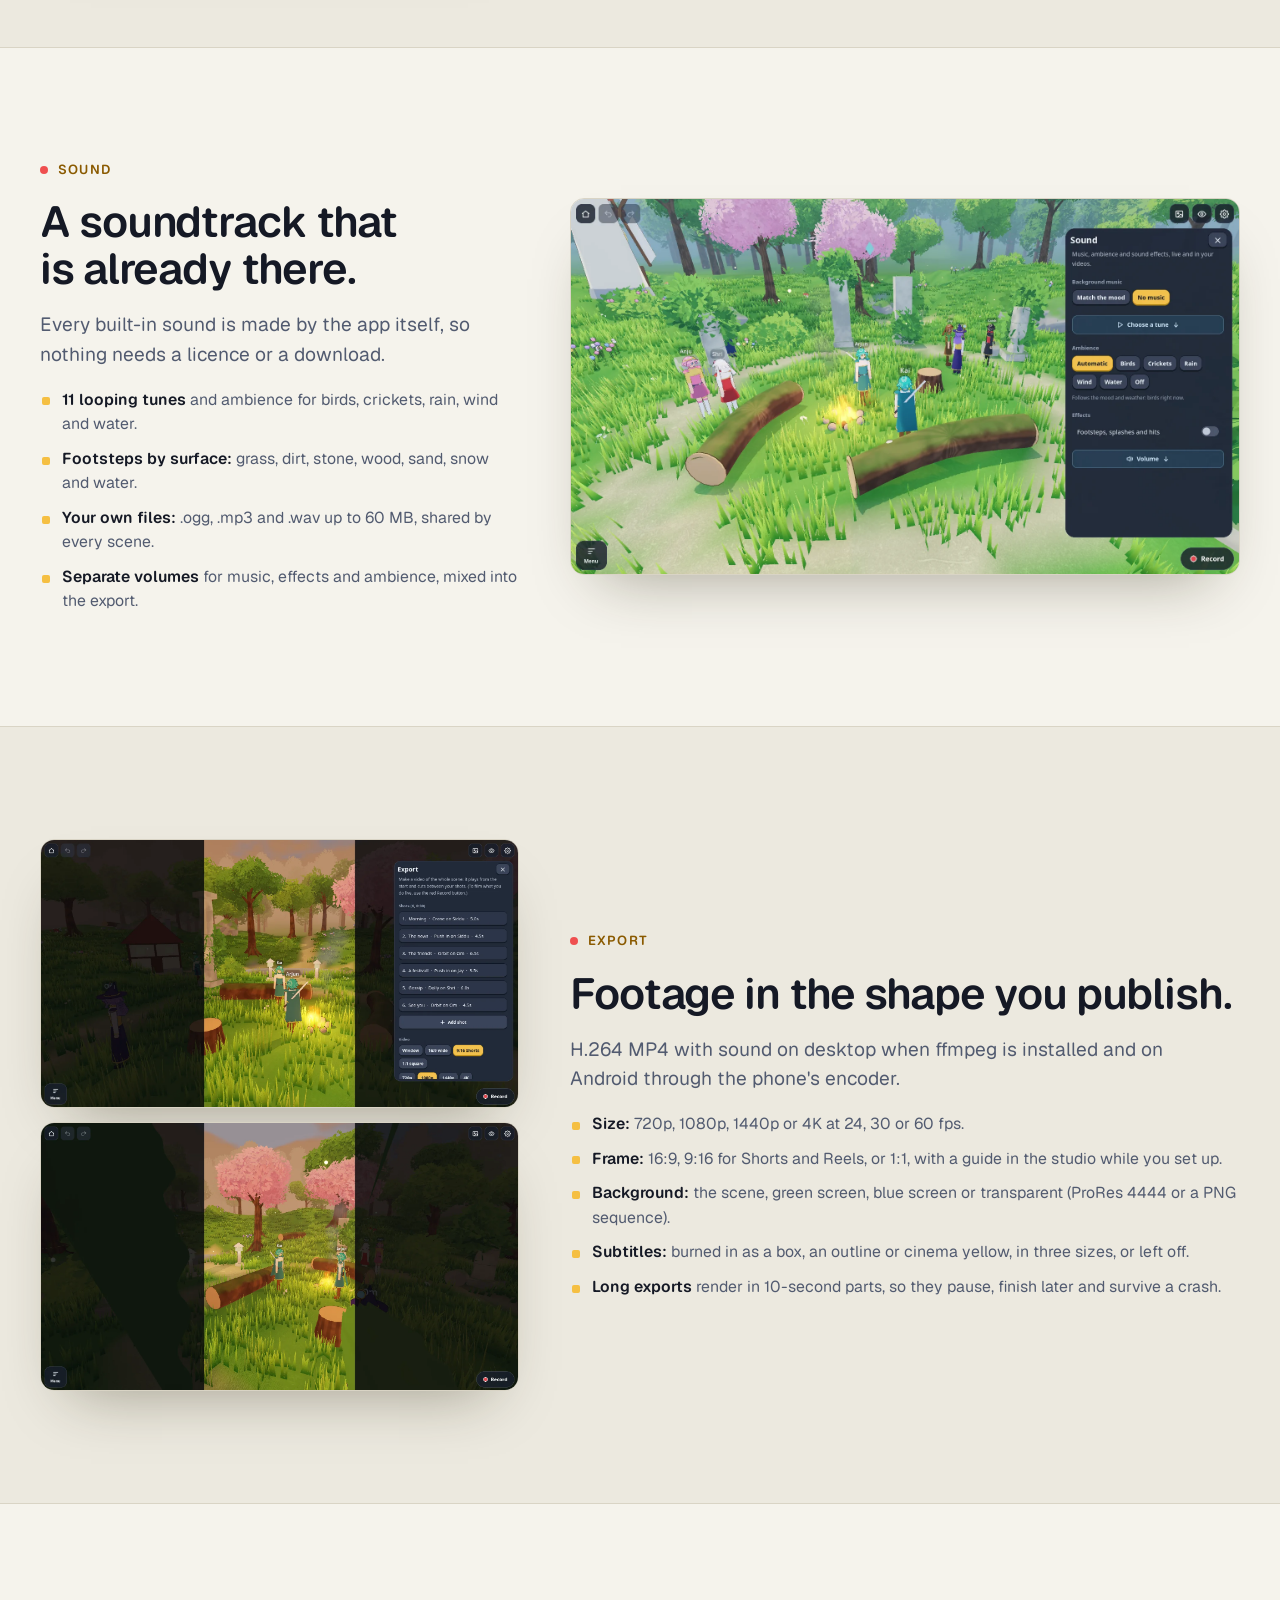
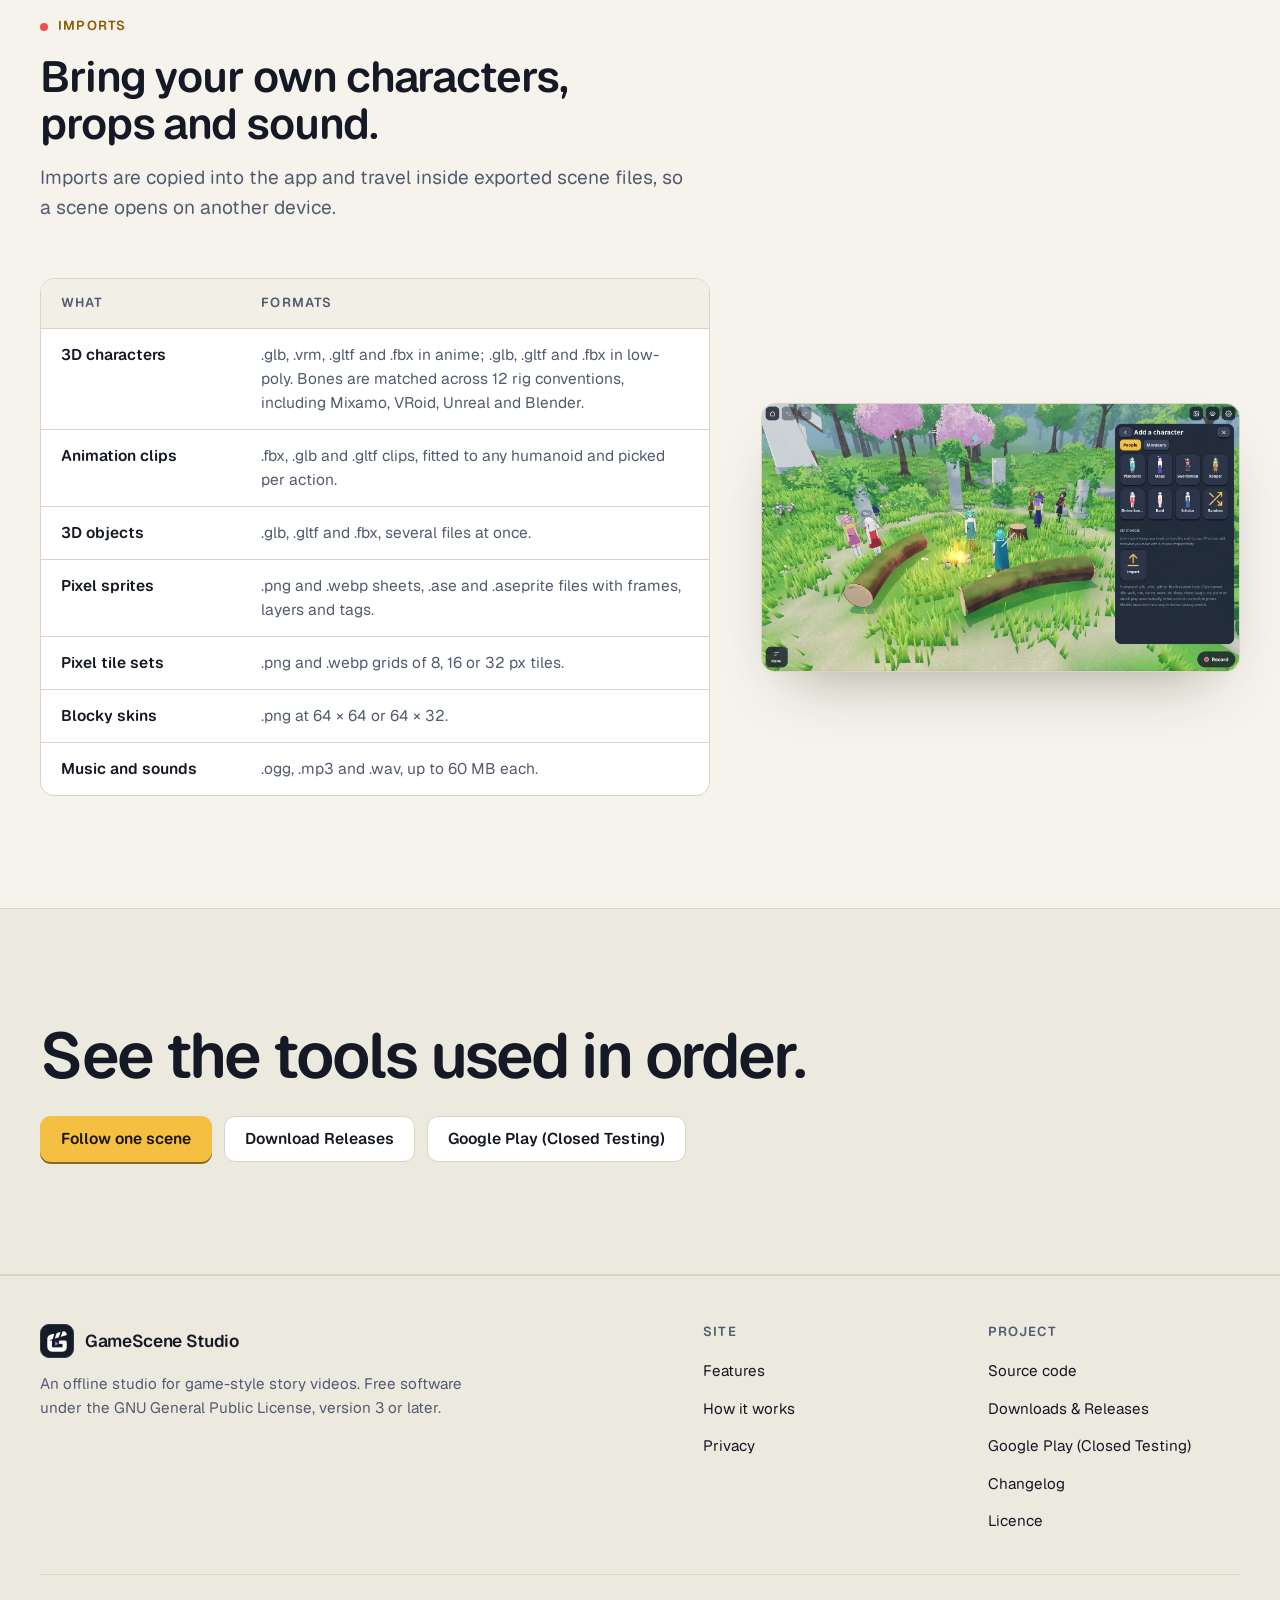
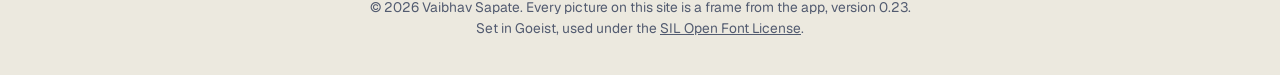
<file: showcase/features.html>
<!doctype html>
<html lang="en" data-type="software">
<head>
<meta charset="utf-8">
<meta name="viewport" content="width=device-width, initial-scale=1">
<title>Features | GameScene Studio</title>
<meta name="description" content="World building in five looks, 19 character behaviours, cinematic cameras, a keyframe timeline, built-in sound and export up to 4K.">
<meta name="page-type" content="software">
<meta name="site-kind" content="software">
<meta property="og:type" content="website">
<meta property="og:title" content="Features | GameScene Studio">
<meta property="og:description" content="World building in five looks, 19 character behaviours, cinematic cameras, a keyframe timeline, built-in sound and export up to 4K.">
<meta property="og:site_name" content="GameScene Studio">
<meta property="og:locale" content="en">
<meta property="og:image" content="https://gamescene.ekaai.tech/screenshots/share.png">
<meta property="og:image:width" content="1200">
<meta property="og:image:height" content="630">
<meta property="og:image:alt" content="The GameScene Studio logo">
<meta name="twitter:card" content="summary_large_image">
<meta name="twitter:title" content="Features | GameScene Studio">
<meta name="twitter:description" content="World building in five looks, 19 character behaviours, cinematic cameras, a keyframe timeline, built-in sound and export up to 4K.">
<meta name="twitter:image" content="https://gamescene.ekaai.tech/screenshots/share.png">
<meta name="robots" content="index, follow, max-image-preview:large, max-snippet:-1">
<meta name="author" content="Vaibhav Sapate">
<link rel="canonical" href="https://gamescene.ekaai.tech/features.html">
<meta property="og:url" content="https://gamescene.ekaai.tech/features.html">
<link rel="alternate" type="text/markdown" href="llms.txt" title="Plain-text summary of this site">
<script type="application/ld+json">{"@context": "https://schema.org", "@type": "ItemList", "name": "GameScene Studio features", "itemListElement": [{"@type": "ListItem", "position": 1, "name": "Build: Sets you shape by hand.", "description": "Each look has a builder that suits it, and the same Add, Remove and Copy bar on every tool.", "url": "https://gamescene.ekaai.tech/features.html#build"}, {"@type": "ListItem", "position": 2, "name": "Cast: Characters that know what to do.", "description": "Pick a preset or import your own model, then choose a behaviour. They keep it up while you film.", "url": "https://gamescene.ekaai.tech/features.html#cast"}, {"@type": "ListItem", "position": 3, "name": "Poses: Hold the exact pose a line needs.", "description": "For thumbnails, reaction beats and stills, set a pose and keep it.", "url": "https://gamescene.ekaai.tech/features.html#pose"}, {"@type": "ListItem", "position": 4, "name": "Camera: Four cameras and a shot list.", "description": "Film a live take through the camera you're looking through, or let the shot list cut for you.", "url": "https://gamescene.ekaai.tech/features.html#camera"}, {"@type": "ListItem", "position": 5, "name": "Mood: Light and weather in one tap.", "description": "Seven moods set the time of day, the sky, the fog and the weather together. Sliders fine-tune them.", "url": "https://gamescene.ekaai.tech/features.html#light"}, {"@type": "ListItem", "position": 6, "name": "Timeline: Keyframes for people, camera and sound.", "description": "Press T and the scene becomes a timeline. Scrub it, loop it, and key whoever you have selected.", "url": "https://gamescene.ekaai.tech/features.html#timeline"}, {"@type": "ListItem", "position": 7, "name": "Sound: A soundtrack that is already there.", "description": "Every built-in sound is made by the app itself, so nothing needs a licence or a download.", "url": "https://gamescene.ekaai.tech/features.html#sound"}, {"@type": "ListItem", "position": 8, "name": "Export: Footage in the shape you publish.", "description": "H.264 MP4 with sound on desktop when ffmpeg is installed and on Android through the phone's encoder.", "url": "https://gamescene.ekaai.tech/features.html#export"}]}</script>
<meta name="theme-color" content="#10131c">
<link rel="icon" href="favicon.ico" sizes="48x48">
<link rel="icon" type="image/png" sizes="48x48" href="favicon-48x48.png">
<link rel="icon" type="image/png" sizes="96x96" href="favicon-96x96.png">
<link rel="icon" type="image/png" sizes="192x192" href="favicon-192x192.png">
<link rel="icon" type="image/png" sizes="32x32" href="favicon-32x32.png">
<link rel="apple-touch-icon" sizes="180x180" href="apple-touch-icon.png">
<link rel="manifest" href="site.webmanifest">
<link rel="preload" href="fonts/Goeist-Variable.woff2" as="font" type="font/woff2" crossorigin>
<link rel="stylesheet" href="styles.css">
<script async src="https://www.googletagmanager.com/gtm.js?id=GTM-NMQBMV78"></script>
<script>
  window.dataLayer = window.dataLayer || [];
  function gtag(){dataLayer.push(arguments);}
  gtag('js', new Date());
</script>
<script>try{var t=localStorage.getItem("theme");if(t==="light"||t==="dark")document.documentElement.setAttribute("data-theme",t)}catch(e){}</script>
</head>
<body>
<a class="skip" href="#main">Skip to the content</a>
<header class="nav">
  <div class="wrap">
    <a class="brand" href="index.html" aria-label="GameScene Studio, home">
      <span class="brand-mark"><img src="screenshots/mark.png" alt="" width="241" height="256"></span>
      <span>GameScene Studio</span>
    </a>
    <nav class="nav-links" id="nav-links" aria-label="Main"><a href="index.html">Home</a><a href="features.html" aria-current="page">Features</a><a href="how-it-works.html">How it works</a><a href="privacy.html">Privacy</a></nav>
    <div class="nav-tools">
      <button class="icon-btn" type="button" data-theme-btn aria-label="Change theme"></button>
      <a class="btn btn-primary btn-small nav-cta" href="https://github.com/sapatevaibhav/gamescene/releases">Get the app</a>
      <button class="icon-btn menu-btn" type="button" data-menu-btn aria-label="Menu" aria-expanded="false" aria-controls="nav-links">
        <svg viewBox="0 0 24 24" fill="none" stroke="currentColor" stroke-width="1.8" stroke-linecap="round" aria-hidden="true"><path d="M4 7h16M4 12h16M4 17h16"/></svg>
      </button>
    </div>
  </div>
</header>
<main id="main">

<section class="page-hero">
  <div class="wrap">
    <p class="kicker">Features</p>
    <h1>Everything the studio does.</h1>
    <p class="lede">Building, casting, cameras, timing, sound and export, each shown in the app as it is in version 0.24.</p>
    <nav class="chips" aria-label="On this page"><a href="#build">Build</a><a href="#cast">Cast</a><a href="#pose">Poses</a><a href="#camera">Camera</a><a href="#light">Mood</a><a href="#timeline">Timeline</a><a href="#sound">Sound</a><a href="#export">Export</a><a href="#import">Imports</a></nav>
  </div>
</section>

<section id="build">
  <div class="wrap split">
    <div class="split-copy">
      <p class="kicker">Build</p>
      <h2>Sets you shape by hand.</h2>
      <p class="lede">Each look has a builder that suits it, and the same Add, Remove and Copy bar on every tool.</p>
      <ul class="ticks"><li><strong>Blocky:</strong> about 190 blocks, your own custom blocks and seven ready buildings.</li><li><strong>Anime and low-poly:</strong> raise hills, dig valleys, pour water that runs downhill, and place trees, houses and props.</li><li><strong>Pixel 2D:</strong> paint tiles and ground, add buildings and objects, and bring your own tile sets.</li><li><strong>Starting points:</strong> forest, mountain pass, night town and great hall layouts, or a ready-made scene to take apart.</li></ul>
    </div>
    <div class="stack"><a class="shot" href="screenshots/objects.webp" aria-haspopup="dialog" aria-label="Enlarge the screenshot: The Objects panel with trees, rocks, fences, lamp posts and a campfire to place"><img src="screenshots/objects.webp" alt="The Objects panel with trees, rocks, fences, lamp posts and a campfire to place" width="1600" height="900" loading="lazy" decoding="async"></a><div class="pair"><a class="shot" href="screenshots/blocks.webp" aria-haspopup="dialog" aria-label="Enlarge the screenshot: The Blocks panel with nature, stone, wood and colour blocks"><img src="screenshots/blocks.webp" alt="The Blocks panel with nature, stone, wood and colour blocks" width="1600" height="900" loading="lazy" decoding="async"></a><a class="shot" href="screenshots/tiles.webp" aria-haspopup="dialog" aria-label="Enlarge the screenshot: The Tiles panel in the side-view pixel style"><img src="screenshots/tiles.webp" alt="The Tiles panel in the side-view pixel style" width="1600" height="900" loading="lazy" decoding="async"></a></div></div>
  </div>
</section>
<section id="cast" class="band">
  <div class="wrap split flip">
    <div class="split-copy">
      <p class="kicker">Cast</p>
      <h2>Characters that know what to do.</h2>
      <p class="lede">Pick a preset or import your own model, then choose a behaviour. They keep it up while you film.</p>
      <ul class="ticks"><li><strong>19 behaviours:</strong> stand, wander, chat, hang out, dance, wave, sit, follow, chase, run away, gather, patrol, sleep, celebrate, laugh, cry, point, fight and hold a pose.</li><li><strong>Feelings:</strong> mark pairs as friends, rivals or scared of. Friends defend each other, rivals laugh, the scared run.</li><li><strong>Reactions:</strong> people nearby look, gasp, point or join in when something happens.</li><li><strong>Triggers:</strong> when someone walks into an area or touches something, another character speaks, acts or walks over.</li></ul>
    </div>
    <div class="stack"><a class="shot" href="screenshots/actor.webp" aria-haspopup="dialog" aria-label="Enlarge the screenshot: One character's panel with the full list of behaviours"><img src="screenshots/actor.webp" alt="One character's panel with the full list of behaviours" width="1600" height="900" loading="lazy" decoding="async"></a><div class="pair"><a class="shot" href="screenshots/cast.webp" aria-haspopup="dialog" aria-label="Enlarge the screenshot: The Cast panel with nine characters and what each is doing"><img src="screenshots/cast.webp" alt="The Cast panel with nine characters and what each is doing" width="1600" height="900" loading="lazy" decoding="async"></a><a class="shot" href="screenshots/feelings.webp" aria-haspopup="dialog" aria-label="Enlarge the screenshot: The feelings panel: friend, rival or scared of, per pair"><img src="screenshots/feelings.webp" alt="The feelings panel: friend, rival or scared of, per pair" width="1600" height="900" loading="lazy" decoding="async"></a></div></div>
  </div>
</section>
<section id="pose">
  <div class="wrap split">
    <div class="split-copy">
      <p class="kicker">Poses</p>
      <h2>Hold the exact pose a line needs.</h2>
      <p class="lede">For thumbnails, reaction beats and stills, set a pose and keep it.</p>
      <ul class="ticks"><li><strong>14 built-in poses</strong> from hands on hips to a victory fist.</li><li><strong>A pose editor</strong> with ten joints, a crouch slider and mirror.</li><li><strong>A pose library</strong> that every scene on the device shares.</li></ul>
    </div>
    <a class="shot" href="screenshots/pose.webp" aria-haspopup="dialog" aria-label="Enlarge the screenshot: The Pose panel with preset poses and joint sliders"><img src="screenshots/pose.webp" alt="The Pose panel with preset poses and joint sliders" width="1600" height="900" loading="lazy" decoding="async"></a>
  </div>
</section>
<section id="camera" class="band">
  <div class="wrap split flip">
    <div class="split-copy">
      <p class="kicker">Camera</p>
      <h2>Four cameras and a shot list.</h2>
      <p class="lede">Film a live take through the camera you're looking through, or let the shot list cut for you.</p>
      <ul class="ticks"><li><strong>Follow, first person and free camera</strong> for live takes.</li><li><strong>Cinematic moves:</strong> orbit, dolly, crane and push in, aimed at any character, with shot length and distance.</li><li><strong>Camera paths</strong> you lay out point by point, and camera keyframes on the timeline.</li><li><strong>Shot list:</strong> name each shot, add fades and title cards, and export plays them in order.</li></ul>
    </div>
    <div class="stack"><a class="shot" href="screenshots/hero-camera.webp" aria-haspopup="dialog" aria-label="Enlarge the screenshot: The Camera panel with the cinematic orbit shot selected"><img src="screenshots/hero-camera.webp" alt="The Camera panel with the cinematic orbit shot selected" width="1600" height="900" loading="lazy" decoding="async"></a><a class="shot" href="screenshots/shots.webp" aria-haspopup="dialog" aria-label="Enlarge the screenshot: A shot list of six named shots in the Export panel"><img src="screenshots/shots.webp" alt="A shot list of six named shots in the Export panel" width="1600" height="900" loading="lazy" decoding="async"></a></div>
  </div>
</section>
<section id="light">
  <div class="wrap split">
    <div class="split-copy">
      <p class="kicker">Mood</p>
      <h2>Light and weather in one tap.</h2>
      <p class="lede">Seven moods set the time of day, the sky, the fog and the weather together. Sliders fine-tune them.</p>
      <ul class="ticks"><li><strong>Moods:</strong> daylight, cinematic sunset, dreamy morning, fantasy glow, horror night, stormy weather and snowfall.</li><li><strong>Weather:</strong> clear, rain and storm, or snow, in every look.</li><li><strong>Effects:</strong> campfires with firelight, magic sparkles, smoke and dust.</li><li><strong>Music follows the mood</strong> unless you choose a tune yourself.</li></ul>
    </div>
    <div class="stack"><a class="shot" href="screenshots/mood.webp" aria-haspopup="dialog" aria-label="Enlarge the screenshot: The Mood panel with seven moods, weather and a time-of-day slider"><img src="screenshots/mood.webp" alt="The Mood panel with seven moods, weather and a time-of-day slider" width="1600" height="900" loading="lazy" decoding="async"></a><div class="pair"><a class="shot" href="screenshots/look-night.webp" aria-haspopup="dialog" aria-label="Enlarge the screenshot: The same glade at night, lit by the campfire"><img src="screenshots/look-night.webp" alt="The same glade at night, lit by the campfire" width="1600" height="900" loading="lazy" decoding="async"></a><a class="shot" href="screenshots/look-storm.webp" aria-haspopup="dialog" aria-label="Enlarge the screenshot: The same glade in a rainstorm"><img src="screenshots/look-storm.webp" alt="The same glade in a rainstorm" width="1600" height="900" loading="lazy" decoding="async"></a></div></div>
  </div>
</section>
<section id="timeline" class="band">
  <div class="wrap split flip">
    <div class="split-copy">
      <p class="kicker">Timeline</p>
      <h2>Keyframes for people, camera and sound.</h2>
      <p class="lede">Press T and the scene becomes a timeline. Scrub it, loop it, and key whoever you have selected.</p>
      <ul class="ticks"><li><strong>A row per character</strong> for walks, actions, poses and lines.</li><li><strong>A camera row</strong> for keyed moves with easing.</li><li><strong>A sound row</strong> for music, effects and your own audio files.</li><li><strong>Director mode:</strong> pause the scene, move people or change what they do, and carry on from that moment.</li></ul>
    </div>
    <div class="stack"><a class="shot" href="screenshots/timeline.webp" aria-haspopup="dialog" aria-label="Enlarge the screenshot: The timeline with rows for the camera, sound and nine characters"><img src="screenshots/timeline.webp" alt="The timeline with rows for the camera, sound and nine characters" width="1600" height="900" loading="lazy" decoding="async"></a><a class="shot" href="screenshots/story.webp" aria-haspopup="dialog" aria-label="Enlarge the screenshot: The Story panel listing each timed moment in order"><img src="screenshots/story.webp" alt="The Story panel listing each timed moment in order" width="1600" height="900" loading="lazy" decoding="async"></a></div>
  </div>
</section>
<section id="sound">
  <div class="wrap split">
    <div class="split-copy">
      <p class="kicker">Sound</p>
      <h2>A soundtrack that is already there.</h2>
      <p class="lede">Every built-in sound is made by the app itself, so nothing needs a licence or a download.</p>
      <ul class="ticks"><li><strong>11 looping tunes</strong> and ambience for birds, crickets, rain, wind and water.</li><li><strong>Footsteps by surface:</strong> grass, dirt, stone, wood, sand, snow and water.</li><li><strong>Your own files:</strong> .ogg, .mp3 and .wav up to 60 MB, shared by every scene.</li><li><strong>Separate volumes</strong> for music, effects and ambience, mixed into the export.</li></ul>
    </div>
    <a class="shot" href="screenshots/sound.webp" aria-haspopup="dialog" aria-label="Enlarge the screenshot: The Sound panel with background music, ambience and effects settings"><img src="screenshots/sound.webp" alt="The Sound panel with background music, ambience and effects settings" width="1600" height="900" loading="lazy" decoding="async"></a>
  </div>
</section>
<section id="export" class="band">
  <div class="wrap split flip">
    <div class="split-copy">
      <p class="kicker">Export</p>
      <h2>Footage in the shape you publish.</h2>
      <p class="lede">H.264 MP4 with sound on desktop when ffmpeg is installed and on Android through the phone's encoder.</p>
      <ul class="ticks"><li><strong>Size:</strong> 720p, 1080p, 1440p or 4K at 24, 30 or 60 fps.</li><li><strong>Frame:</strong> 16:9, 9:16 for Shorts and Reels, or 1:1, with a guide in the studio while you set up.</li><li><strong>Background:</strong> the scene, green screen, blue screen or transparent (ProRes 4444 or a PNG sequence).</li><li><strong>Subtitles:</strong> burned in as a box, an outline or cinema yellow, in three sizes, or left off.</li><li><strong>Long exports</strong> render in 10-second parts, so they pause, finish later and survive a crash.</li></ul>
    </div>
    <div class="stack"><a class="shot" href="screenshots/export.webp" aria-haspopup="dialog" aria-label="Enlarge the screenshot: The Export panel with 9:16 Shorts selected and size options from 720p to 4K"><img src="screenshots/export.webp" alt="The Export panel with 9:16 Shorts selected and size options from 720p to 4K" width="1600" height="900" loading="lazy" decoding="async"></a><a class="shot" href="screenshots/frame-916.webp" aria-haspopup="dialog" aria-label="Enlarge the screenshot: The studio showing the upright 9:16 frame over the scene"><img src="screenshots/frame-916.webp" alt="The studio showing the upright 9:16 frame over the scene" width="1600" height="900" loading="lazy" decoding="async"></a></div>
  </div>
</section>
<section id="import">
  <div class="wrap">
    <div class="head">
      <p class="kicker">Imports</p>
      <h2>Bring your own characters, props and sound.</h2>
      <p class="lede">Imports are copied into the app and travel inside exported scene files, so a scene opens on another device.</p>
    </div>
    <div class="split wide-first">
      <div class="table-wrap">
        <table>
          <thead><tr><th scope="col">What</th><th scope="col">Formats</th></tr></thead>
          <tbody>
            <tr><td>3D characters</td><td>.glb, .vrm, .gltf and .fbx in anime; .glb, .gltf and .fbx in low-poly. Bones are matched across 12 rig conventions, including Mixamo, VRoid, Unreal and Blender.</td></tr>
            <tr><td>Animation clips</td><td>.fbx, .glb and .gltf clips, fitted to any humanoid and picked per action.</td></tr>
            <tr><td>3D objects</td><td>.glb, .gltf and .fbx, several files at once.</td></tr>
            <tr><td>Pixel sprites</td><td>.png and .webp sheets, .ase and .aseprite files with frames, layers and tags.</td></tr>
            <tr><td>Pixel tile sets</td><td>.png and .webp grids of 8, 16 or 32 px tiles.</td></tr>
            <tr><td>Blocky skins</td><td>.png at 64 × 64 or 64 × 32.</td></tr>
            <tr><td>Music and sounds</td><td>.ogg, .mp3 and .wav, up to 60 MB each.</td></tr>
          </tbody>
        </table>
      </div>
      <a class="shot" href="screenshots/add-character.webp" aria-haspopup="dialog" aria-label="Enlarge the screenshot: The Add a character panel with presets and an Import button for 3D models"><img src="screenshots/add-character.webp" alt="The Add a character panel with presets and an Import button for 3D models" width="1600" height="900" loading="lazy" decoding="async"></a>
    </div>
  </div>
</section>
<section class="band close">
  <div class="wrap">
    <h2>See the tools used in order.</h2>
    <div class="btn-row">
      <a class="btn btn-primary" href="how-it-works.html">Follow one scene</a>
      <a class="btn btn-ghost" href="https://github.com/sapatevaibhav/gamescene/releases">Download Releases</a>
      <a class="btn btn-ghost" href="https://groups.google.com/g/brainroll/c/-8ieRednknI" target="_blank" rel="noopener">Google Play (Closed Testing)</a>
    </div>
  </div>
</section>

</main>
<footer class="footer">
  <div class="wrap">
    <div class="footer-grid">
      <div>
        <a class="brand" href="index.html">
          <span class="brand-mark"><img src="screenshots/mark.png" alt="" width="241" height="256"></span>
          <span>GameScene Studio</span>
        </a>
        <p>An offline studio for game-style story videos. Free software under the GNU General Public License, version 3 or later.</p>
      </div>
      <div>
        <h3>Site</h3>
        <ul>
          <li><a href="features.html">Features</a></li>
          <li><a href="how-it-works.html">How it works</a></li>
          <li><a href="privacy.html">Privacy</a></li>
        </ul>
      </div>
      <div>
        <h3>Project</h3>
        <ul>
          <li><a href="https://github.com/sapatevaibhav/gamescene">Source code</a></li>
          <li><a href="https://github.com/sapatevaibhav/gamescene/releases">Downloads &amp; Releases</a></li>
          <li><a href="https://groups.google.com/g/brainroll/c/-8ieRednknI" target="_blank" rel="noopener">Google Play (Closed Testing)</a></li>
          <li><a href="https://github.com/sapatevaibhav/gamescene/blob/master/CHANGELOG.md">Changelog</a></li>
          <li><a href="https://github.com/sapatevaibhav/gamescene/blob/master/LICENSE">Licence</a></li>
        </ul>
      </div>
    </div>
    <p class="credits" style="text-align: center;" >© 2026 Vaibhav Sapate. Every picture on this site is a frame from the app, version 0.23.</br>Set in Goeist, used under the <a href="fonts/OFL.txt">SIL Open Font License</a>.</p>
  </div>
</footer>
<script src="script.js"></script>
</body>
</html>
</file>
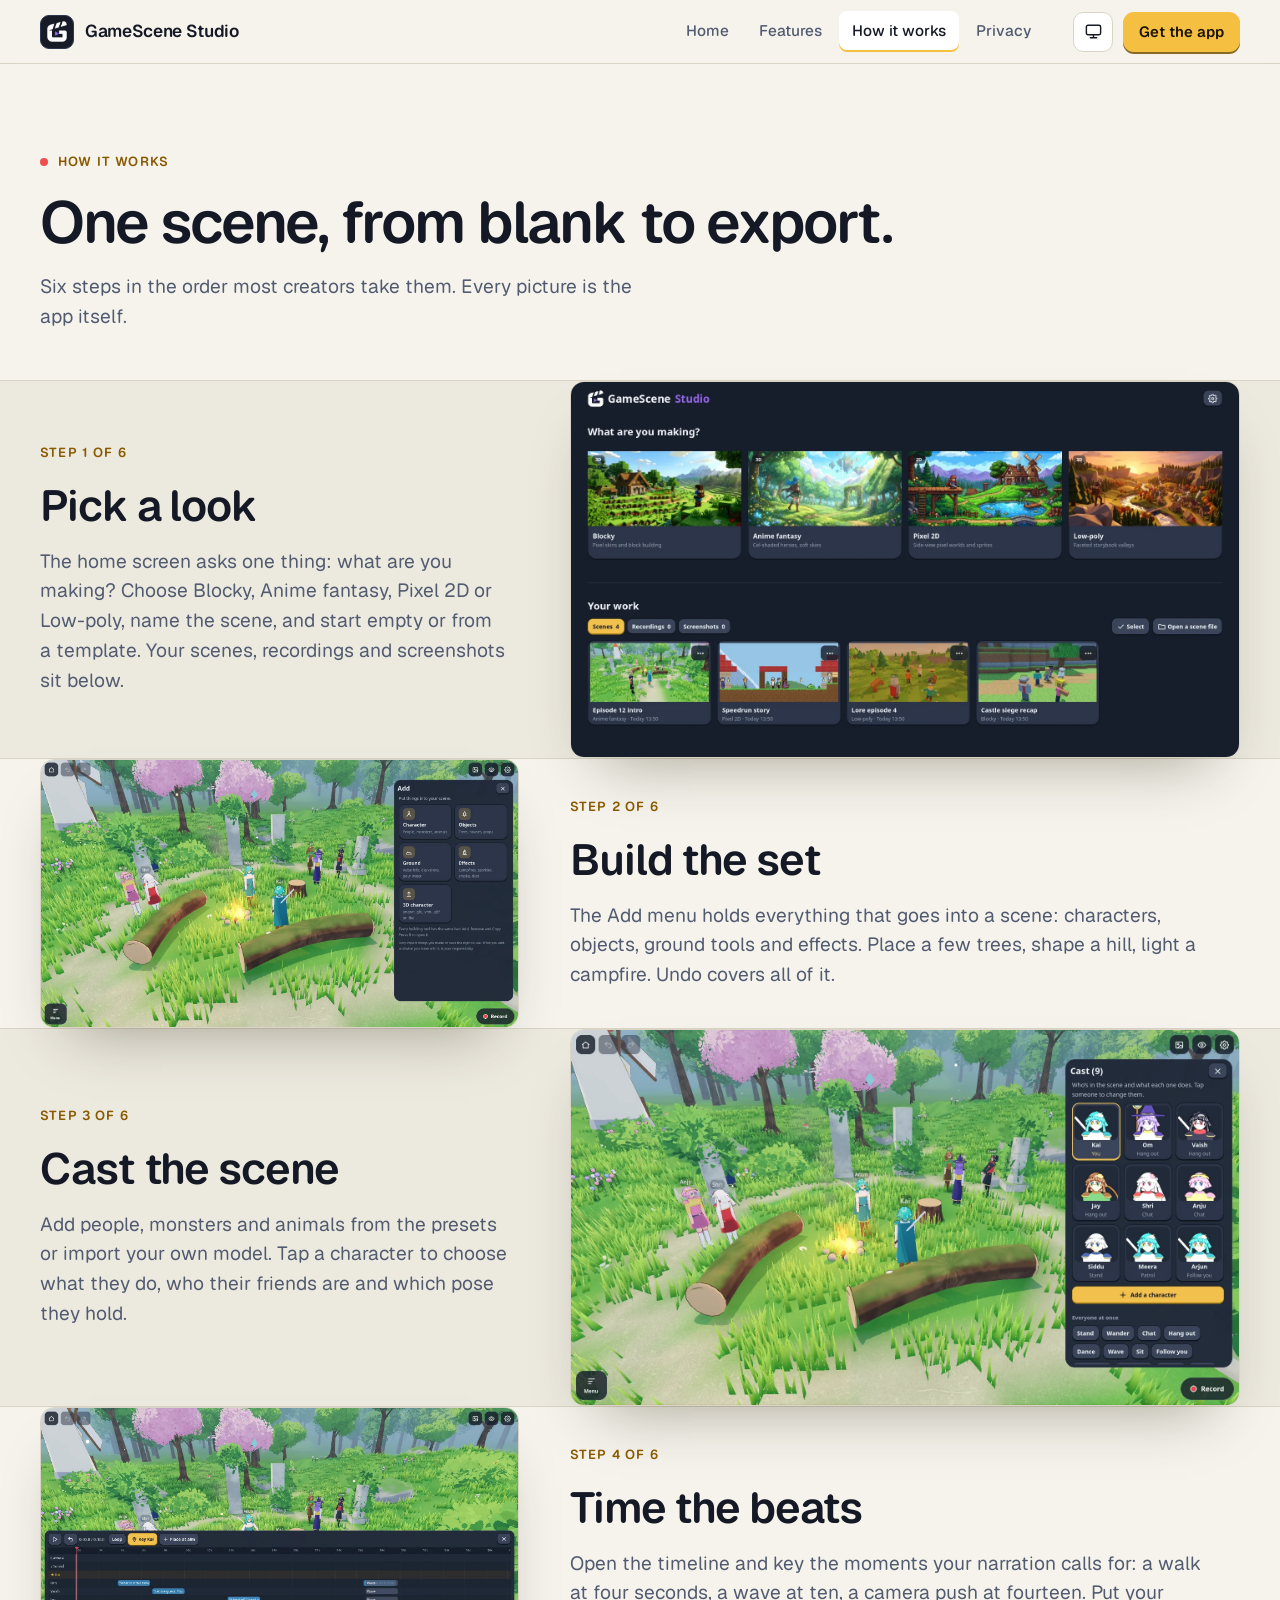
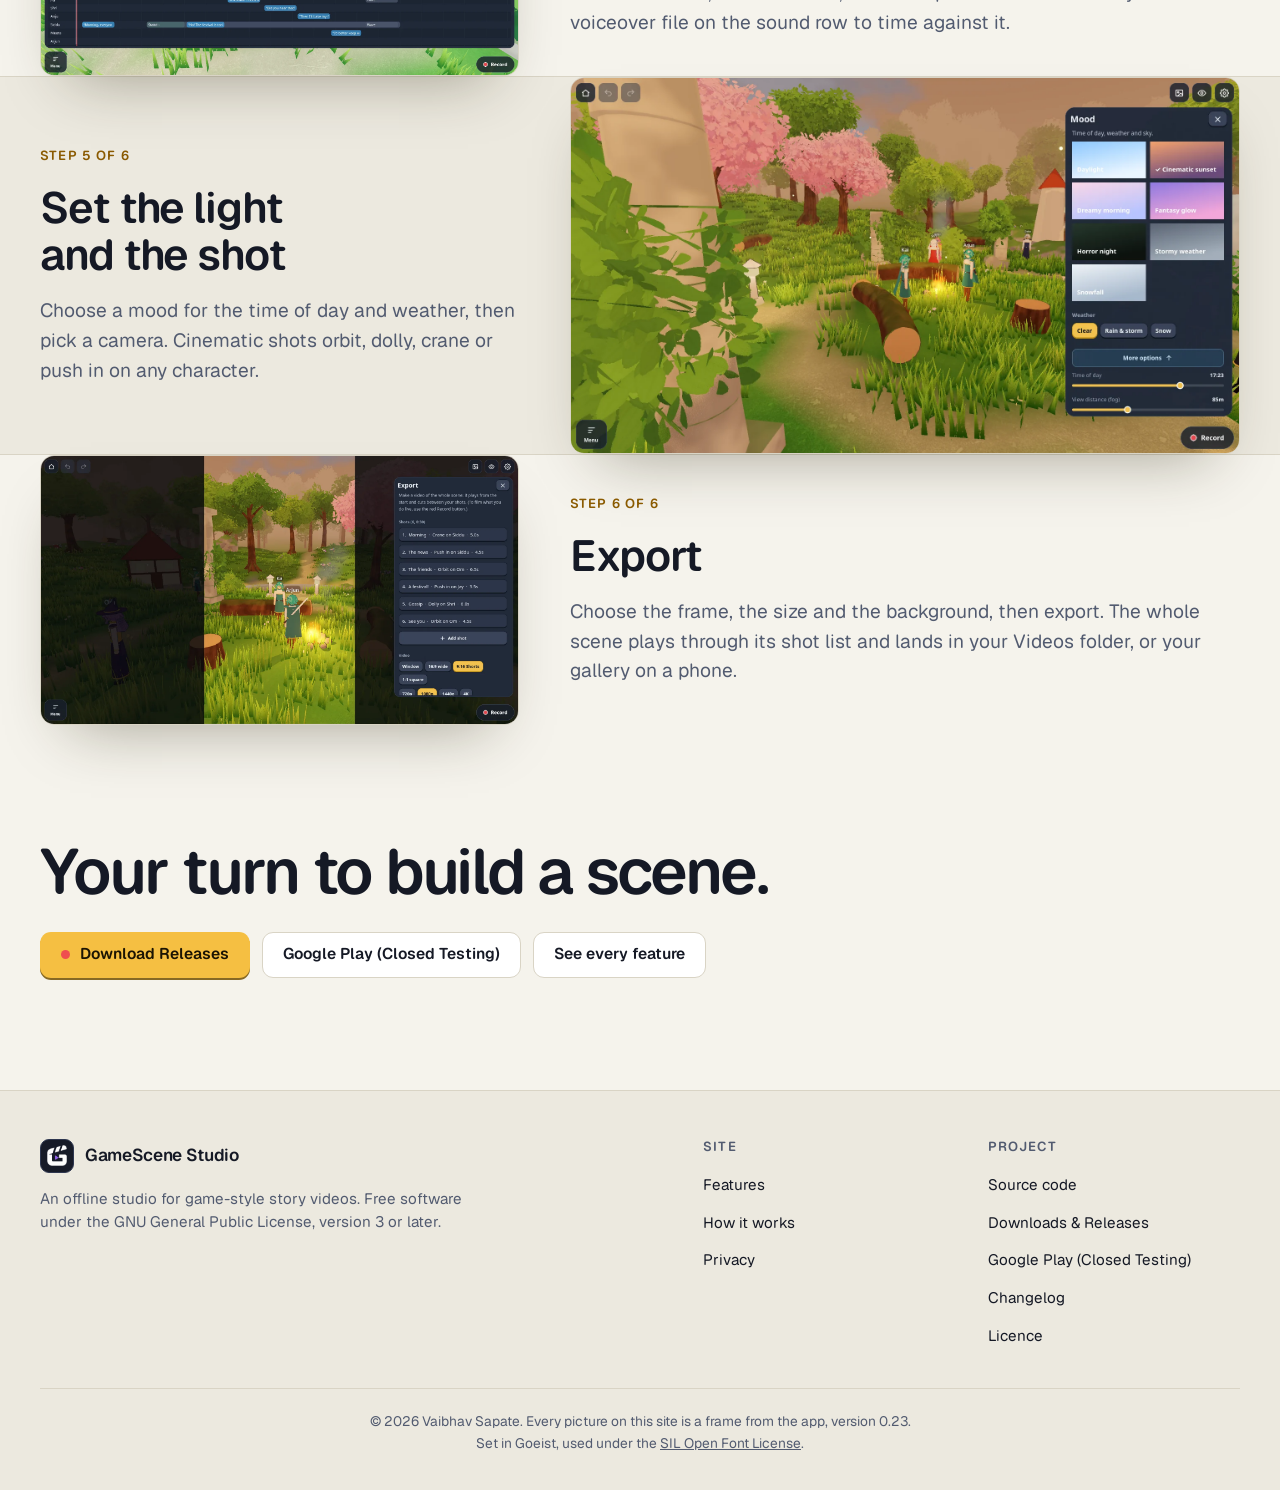
<file: showcase/how-it-works.html>
<!doctype html>
<html lang="en" data-type="software">
<head>
<meta charset="utf-8">
<meta name="viewport" content="width=device-width, initial-scale=1">
<title>How it works | GameScene Studio</title>
<meta name="description" content="Six steps from a blank scene to an exported video: pick a look, build the set, cast it, time the beats, light it and export.">
<meta name="page-type" content="software">
<meta name="site-kind" content="software">
<meta property="og:type" content="website">
<meta property="og:title" content="How it works | GameScene Studio">
<meta property="og:description" content="Six steps from a blank scene to an exported video: pick a look, build the set, cast it, time the beats, light it and export.">
<meta property="og:site_name" content="GameScene Studio">
<meta property="og:locale" content="en">
<meta property="og:image" content="https://gamescene.ekaai.tech/screenshots/share.png">
<meta property="og:image:width" content="1200">
<meta property="og:image:height" content="630">
<meta property="og:image:alt" content="The GameScene Studio logo">
<meta name="twitter:card" content="summary_large_image">
<meta name="twitter:title" content="How it works | GameScene Studio">
<meta name="twitter:description" content="Six steps from a blank scene to an exported video: pick a look, build the set, cast it, time the beats, light it and export.">
<meta name="twitter:image" content="https://gamescene.ekaai.tech/screenshots/share.png">
<meta name="robots" content="index, follow, max-image-preview:large, max-snippet:-1">
<meta name="author" content="Vaibhav Sapate">
<link rel="canonical" href="https://gamescene.ekaai.tech/how-it-works.html">
<meta property="og:url" content="https://gamescene.ekaai.tech/how-it-works.html">
<link rel="alternate" type="text/markdown" href="llms.txt" title="Plain-text summary of this site">
<script type="application/ld+json">{"@context": "https://schema.org", "@type": "HowTo", "name": "How to make a game story video in GameScene Studio", "description": "Six steps from a blank scene to an exported video.", "tool": [{"@type": "HowToTool", "name": "GameScene Studio 0.24"}], "step": [{"@type": "HowToStep", "position": 1, "name": "Pick a look", "text": "The home screen asks one thing: what are you making? Choose Blocky, Anime fantasy, Pixel 2D or Low-poly, name the scene, and start empty or from a template. Your scenes, recordings and screenshots sit below.", "image": "https://gamescene.ekaai.tech/screenshots/home.webp"}, {"@type": "HowToStep", "position": 2, "name": "Build the set", "text": "The Add menu holds everything that goes into a scene: characters, objects, ground tools and effects. Place a few trees, shape a hill, light a campfire. Undo covers all of it.", "image": "https://gamescene.ekaai.tech/screenshots/add.webp"}, {"@type": "HowToStep", "position": 3, "name": "Cast the scene", "text": "Add people, monsters and animals from the presets or import your own model. Tap a character to choose what they do, who their friends are and which pose they hold.", "image": "https://gamescene.ekaai.tech/screenshots/cast.webp"}, {"@type": "HowToStep", "position": 4, "name": "Time the beats", "text": "Open the timeline and key the moments your narration calls for: a walk at four seconds, a wave at ten, a camera push at fourteen. Put your voiceover file on the sound row to time against it.", "image": "https://gamescene.ekaai.tech/screenshots/timeline.webp"}, {"@type": "HowToStep", "position": 5, "name": "Set the light and the shot", "text": "Choose a mood for the time of day and weather, then pick a camera. Cinematic shots orbit, dolly, crane or push in on any character.", "image": "https://gamescene.ekaai.tech/screenshots/mood.webp"}, {"@type": "HowToStep", "position": 6, "name": "Export", "text": "Choose the frame, the size and the background, then export. The whole scene plays through its shot list and lands in your Videos folder, or your gallery on a phone.", "image": "https://gamescene.ekaai.tech/screenshots/export.webp"}]}</script>
<meta name="theme-color" content="#10131c">
<link rel="icon" href="favicon.ico" sizes="48x48">
<link rel="icon" type="image/png" sizes="48x48" href="favicon-48x48.png">
<link rel="icon" type="image/png" sizes="96x96" href="favicon-96x96.png">
<link rel="icon" type="image/png" sizes="192x192" href="favicon-192x192.png">
<link rel="icon" type="image/png" sizes="32x32" href="favicon-32x32.png">
<link rel="apple-touch-icon" sizes="180x180" href="apple-touch-icon.png">
<link rel="manifest" href="site.webmanifest">
<link rel="preload" href="fonts/Goeist-Variable.woff2" as="font" type="font/woff2" crossorigin>
<link rel="stylesheet" href="styles.css">
<script async src="https://www.googletagmanager.com/gtm.js?id=GTM-NMQBMV78"></script>
<script>
  window.dataLayer = window.dataLayer || [];
  function gtag(){dataLayer.push(arguments);}
  gtag('js', new Date());
</script>
<script>try{var t=localStorage.getItem("theme");if(t==="light"||t==="dark")document.documentElement.setAttribute("data-theme",t)}catch(e){}</script>
</head>
<body>
<a class="skip" href="#main">Skip to the content</a>
<header class="nav">
  <div class="wrap">
    <a class="brand" href="index.html" aria-label="GameScene Studio, home">
      <span class="brand-mark"><img src="screenshots/mark.png" alt="" width="241" height="256"></span>
      <span>GameScene Studio</span>
    </a>
    <nav class="nav-links" id="nav-links" aria-label="Main"><a href="index.html">Home</a><a href="features.html">Features</a><a href="how-it-works.html" aria-current="page">How it works</a><a href="privacy.html">Privacy</a></nav>
    <div class="nav-tools">
      <button class="icon-btn" type="button" data-theme-btn aria-label="Change theme"></button>
      <a class="btn btn-primary btn-small nav-cta" href="https://github.com/sapatevaibhav/gamescene/releases">Get the app</a>
      <button class="icon-btn menu-btn" type="button" data-menu-btn aria-label="Menu" aria-expanded="false" aria-controls="nav-links">
        <svg viewBox="0 0 24 24" fill="none" stroke="currentColor" stroke-width="1.8" stroke-linecap="round" aria-hidden="true"><path d="M4 7h16M4 12h16M4 17h16"/></svg>
      </button>
    </div>
  </div>
</header>
<main id="main">

<section class="page-hero">
  <div class="wrap">
    <p class="kicker">How it works</p>
    <h1>One scene, from blank to export.</h1>
    <p class="lede">Six steps in the order most creators take them. Every picture is the app itself.</p>
  </div>
</section>
<div class="walk">
<section class="band">
  <div class="wrap split">
    <div class="split-copy">
      <p class="step-no">Step</p>
      <h2>Pick a look</h2>
      <p class="lede">The home screen asks one thing: what are you making? Choose Blocky, Anime fantasy, Pixel 2D or Low-poly, name the scene, and start empty or from a template. Your scenes, recordings and screenshots sit below.</p>
    </div>
    <a class="shot" href="screenshots/home.webp" aria-haspopup="dialog" aria-label="Enlarge the screenshot: The home screen with four style cards and a row of saved scenes"><img src="screenshots/home.webp" alt="The home screen with four style cards and a row of saved scenes" width="1600" height="900" loading="lazy" decoding="async"></a>
  </div>
</section>
<section>
  <div class="wrap split flip">
    <div class="split-copy">
      <p class="step-no">Step</p>
      <h2>Build the set</h2>
      <p class="lede">The Add menu holds everything that goes into a scene: characters, objects, ground tools and effects. Place a few trees, shape a hill, light a campfire. Undo covers all of it.</p>
    </div>
    <a class="shot" href="screenshots/add.webp" aria-haspopup="dialog" aria-label="Enlarge the screenshot: The Add panel with Character, Objects, Ground, Effects and 3D character tiles"><img src="screenshots/add.webp" alt="The Add panel with Character, Objects, Ground, Effects and 3D character tiles" width="1600" height="900" loading="lazy" decoding="async"></a>
  </div>
</section>
<section class="band">
  <div class="wrap split">
    <div class="split-copy">
      <p class="step-no">Step</p>
      <h2>Cast the scene</h2>
      <p class="lede">Add people, monsters and animals from the presets or import your own model. Tap a character to choose what they do, who their friends are and which pose they hold.</p>
    </div>
    <a class="shot" href="screenshots/cast.webp" aria-haspopup="dialog" aria-label="Enlarge the screenshot: The Cast panel showing nine characters in the scene"><img src="screenshots/cast.webp" alt="The Cast panel showing nine characters in the scene" width="1600" height="900" loading="lazy" decoding="async"></a>
  </div>
</section>
<section>
  <div class="wrap split flip">
    <div class="split-copy">
      <p class="step-no">Step</p>
      <h2>Time the beats</h2>
      <p class="lede">Open the timeline and key the moments your narration calls for: a walk at four seconds, a wave at ten, a camera push at fourteen. Put your voiceover file on the sound row to time against it.</p>
    </div>
    <a class="shot" href="screenshots/timeline.webp" aria-haspopup="dialog" aria-label="Enlarge the screenshot: The timeline with timed actions across each character's row"><img src="screenshots/timeline.webp" alt="The timeline with timed actions across each character's row" width="1600" height="900" loading="lazy" decoding="async"></a>
  </div>
</section>
<section class="band">
  <div class="wrap split">
    <div class="split-copy">
      <p class="step-no">Step</p>
      <h2>Set the light and the shot</h2>
      <p class="lede">Choose a mood for the time of day and weather, then pick a camera. Cinematic shots orbit, dolly, crane or push in on any character.</p>
    </div>
    <a class="shot" href="screenshots/mood.webp" aria-haspopup="dialog" aria-label="Enlarge the screenshot: The Mood panel at sunset with moods, weather and a time-of-day slider"><img src="screenshots/mood.webp" alt="The Mood panel at sunset with moods, weather and a time-of-day slider" width="1600" height="900" loading="lazy" decoding="async"></a>
  </div>
</section>
<section>
  <div class="wrap split flip">
    <div class="split-copy">
      <p class="step-no">Step</p>
      <h2>Export</h2>
      <p class="lede">Choose the frame, the size and the background, then export. The whole scene plays through its shot list and lands in your Videos folder, or your gallery on a phone.</p>
    </div>
    <a class="shot" href="screenshots/export.webp" aria-haspopup="dialog" aria-label="Enlarge the screenshot: The Export panel with a shot list and the 9:16 Shorts frame selected"><img src="screenshots/export.webp" alt="The Export panel with a shot list and the 9:16 Shorts frame selected" width="1600" height="900" loading="lazy" decoding="async"></a>
  </div>
</section>
</div>
<section class="close">
  <div class="wrap">
    <h2>Your turn to build a scene.</h2>
    <div class="btn-row">
      <a class="btn btn-primary" href="https://github.com/sapatevaibhav/gamescene/releases"><span class="rec"></span>Download Releases</a>
      <a class="btn btn-ghost" href="https://groups.google.com/g/brainroll/c/-8ieRednknI" target="_blank" rel="noopener">Google Play (Closed Testing)</a>
      <a class="btn btn-ghost" href="features.html">See every feature</a>
    </div>
  </div>
</section>

</main>
<footer class="footer">
  <div class="wrap">
    <div class="footer-grid">
      <div>
        <a class="brand" href="index.html">
          <span class="brand-mark"><img src="screenshots/mark.png" alt="" width="241" height="256"></span>
          <span>GameScene Studio</span>
        </a>
        <p>An offline studio for game-style story videos. Free software under the GNU General Public License, version 3 or later.</p>
      </div>
      <div>
        <h3>Site</h3>
        <ul>
          <li><a href="features.html">Features</a></li>
          <li><a href="how-it-works.html">How it works</a></li>
          <li><a href="privacy.html">Privacy</a></li>
        </ul>
      </div>
      <div>
        <h3>Project</h3>
        <ul>
          <li><a href="https://github.com/sapatevaibhav/gamescene">Source code</a></li>
          <li><a href="https://github.com/sapatevaibhav/gamescene/releases">Downloads &amp; Releases</a></li>
          <li><a href="https://groups.google.com/g/brainroll/c/-8ieRednknI" target="_blank" rel="noopener">Google Play (Closed Testing)</a></li>
          <li><a href="https://github.com/sapatevaibhav/gamescene/blob/master/CHANGELOG.md">Changelog</a></li>
          <li><a href="https://github.com/sapatevaibhav/gamescene/blob/master/LICENSE">Licence</a></li>
        </ul>
      </div>
    </div>
    <p class="credits" style="text-align: center;" >© 2026 Vaibhav Sapate. Every picture on this site is a frame from the app, version 0.23.</br>Set in Goeist, used under the <a href="fonts/OFL.txt">SIL Open Font License</a>.</p>
  </div>
</footer>
<script src="script.js"></script>
</body>
</html>
</file>
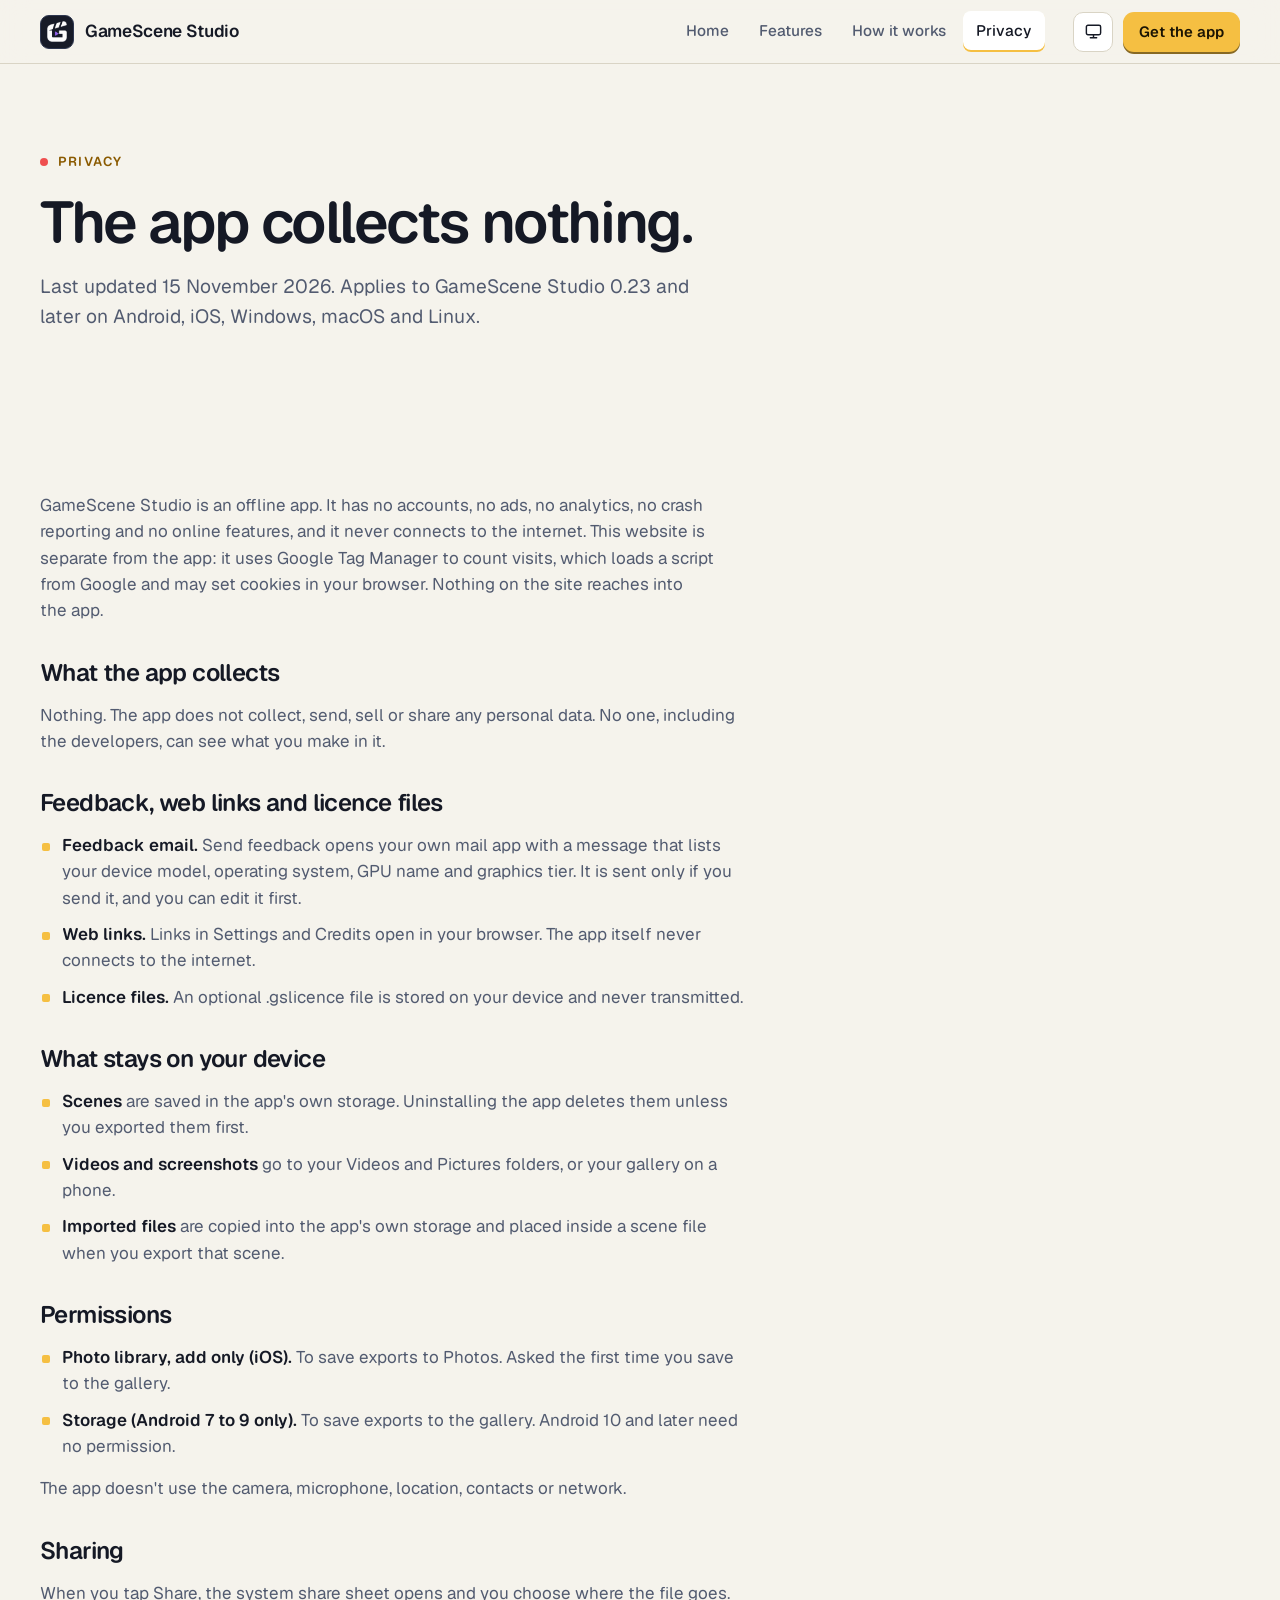
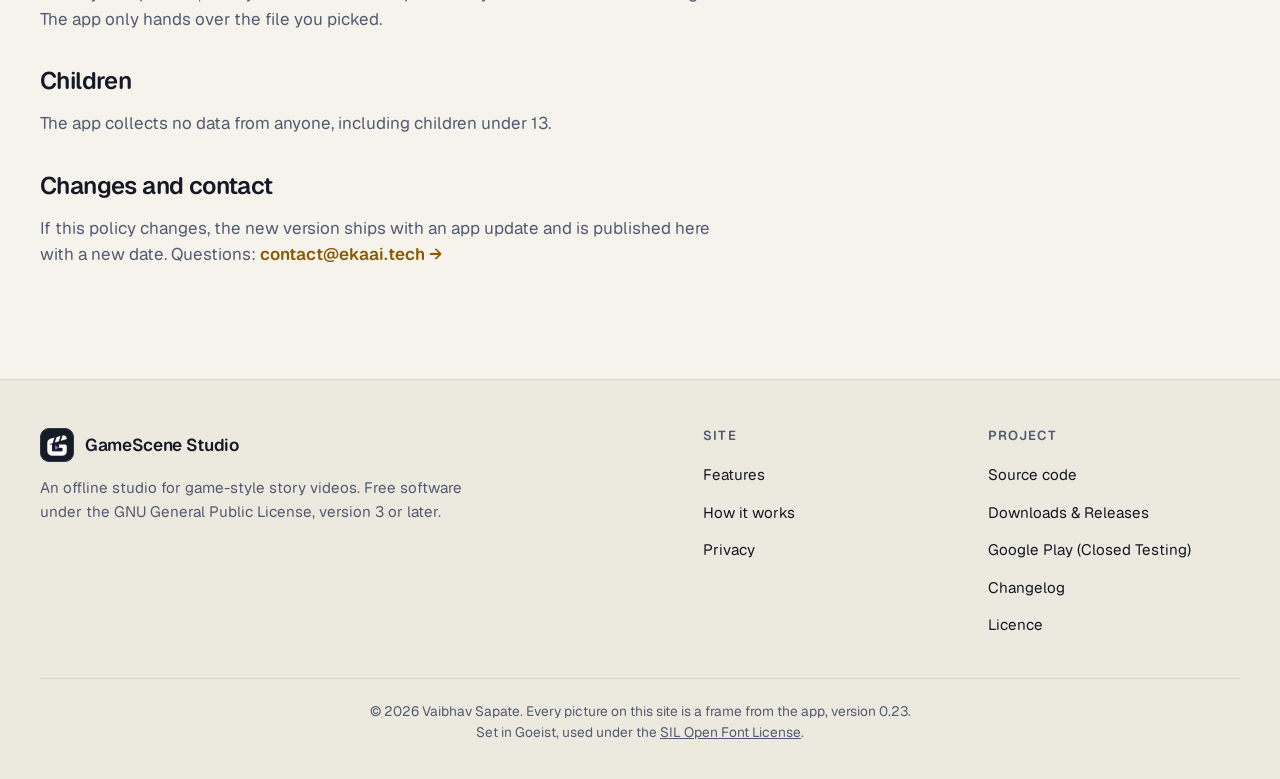
<file: showcase/privacy.html>
<!doctype html>
<html lang="en" data-type="software">
<head>
<meta charset="utf-8">
<meta name="viewport" content="width=device-width, initial-scale=1">
<title>Privacy | GameScene Studio</title>
<meta name="description" content="GameScene Studio is an offline app. It collects nothing, has no accounts and never connects to the internet.">
<meta name="page-type" content="software">
<meta name="site-kind" content="software">
<meta property="og:type" content="website">
<meta property="og:title" content="Privacy | GameScene Studio">
<meta property="og:description" content="GameScene Studio is an offline app. It collects nothing, has no accounts and never connects to the internet.">
<meta property="og:site_name" content="GameScene Studio">
<meta property="og:locale" content="en">
<meta property="og:image" content="https://gamescene.ekaai.tech/screenshots/share.png">
<meta property="og:image:width" content="1200">
<meta property="og:image:height" content="630">
<meta property="og:image:alt" content="The GameScene Studio logo">
<meta name="twitter:card" content="summary_large_image">
<meta name="twitter:title" content="Privacy | GameScene Studio">
<meta name="twitter:description" content="GameScene Studio is an offline app. It collects nothing, has no accounts and never connects to the internet.">
<meta name="twitter:image" content="https://gamescene.ekaai.tech/screenshots/share.png">
<meta name="robots" content="index, follow, max-image-preview:large, max-snippet:-1">
<meta name="author" content="Vaibhav Sapate">
<link rel="canonical" href="https://gamescene.ekaai.tech/privacy.html">
<meta property="og:url" content="https://gamescene.ekaai.tech/privacy.html">
<link rel="alternate" type="text/markdown" href="llms.txt" title="Plain-text summary of this site">

<meta name="theme-color" content="#10131c">
<link rel="icon" href="favicon.ico" sizes="48x48">
<link rel="icon" type="image/png" sizes="48x48" href="favicon-48x48.png">
<link rel="icon" type="image/png" sizes="96x96" href="favicon-96x96.png">
<link rel="icon" type="image/png" sizes="192x192" href="favicon-192x192.png">
<link rel="icon" type="image/png" sizes="32x32" href="favicon-32x32.png">
<link rel="apple-touch-icon" sizes="180x180" href="apple-touch-icon.png">
<link rel="manifest" href="site.webmanifest">
<link rel="preload" href="fonts/Goeist-Variable.woff2" as="font" type="font/woff2" crossorigin>
<link rel="stylesheet" href="styles.css">
<script async src="https://www.googletagmanager.com/gtm.js?id=GTM-NMQBMV78"></script>
<script>
  window.dataLayer = window.dataLayer || [];
  function gtag(){dataLayer.push(arguments);}
  gtag('js', new Date());
</script>
<script>try{var t=localStorage.getItem("theme");if(t==="light"||t==="dark")document.documentElement.setAttribute("data-theme",t)}catch(e){}</script>
</head>
<body>
<a class="skip" href="#main">Skip to the content</a>
<header class="nav">
  <div class="wrap">
    <a class="brand" href="index.html" aria-label="GameScene Studio, home">
      <span class="brand-mark"><img src="screenshots/mark.png" alt="" width="241" height="256"></span>
      <span>GameScene Studio</span>
    </a>
    <nav class="nav-links" id="nav-links" aria-label="Main"><a href="index.html">Home</a><a href="features.html">Features</a><a href="how-it-works.html">How it works</a><a href="privacy.html" aria-current="page">Privacy</a></nav>
    <div class="nav-tools">
      <button class="icon-btn" type="button" data-theme-btn aria-label="Change theme"></button>
      <a class="btn btn-primary btn-small nav-cta" href="https://github.com/sapatevaibhav/gamescene/releases">Get the app</a>
      <button class="icon-btn menu-btn" type="button" data-menu-btn aria-label="Menu" aria-expanded="false" aria-controls="nav-links">
        <svg viewBox="0 0 24 24" fill="none" stroke="currentColor" stroke-width="1.8" stroke-linecap="round" aria-hidden="true"><path d="M4 7h16M4 12h16M4 17h16"/></svg>
      </button>
    </div>
  </div>
</header>
<main id="main">

<section class="page-hero">
  <div class="wrap">
    <p class="kicker">Privacy</p>
    <h1>The app collects nothing.</h1>
    <p class="lede">Last updated 15 November 2026. Applies to GameScene Studio 0.23 and later on Android, iOS, Windows, macOS and Linux.</p>
  </div>
</section>
<section>
  <div class="wrap">
    <div class="prose">
      <p>GameScene Studio is an offline app. It has no accounts, no ads, no analytics, no crash reporting and no online features, and it never connects to the internet. This website is separate from the app: it uses Google Tag Manager to count visits, which loads a script from Google and may set cookies in your browser. Nothing on the site reaches into the app.</p>
      <h2>What the app collects</h2>
      <p>Nothing. The app does not collect, send, sell or share any personal data. No one, including the developers, can see what you make in it.</p>
      <h2>Feedback, web links and licence files</h2>
      <ul>
        <li><strong>Feedback email.</strong> Send feedback opens your own mail app with a message that lists your device model, operating system, GPU name and graphics tier. It is sent only if you send it, and you can edit it first.</li>
        <li><strong>Web links.</strong> Links in Settings and Credits open in your browser. The app itself never connects to the internet.</li>
        <li><strong>Licence files.</strong> An optional .gslicence file is stored on your device and never transmitted.</li>
      </ul>
      <h2>What stays on your device</h2>
      <ul>
        <li><strong>Scenes</strong> are saved in the app's own storage. Uninstalling the app deletes them unless you exported them first.</li>
        <li><strong>Videos and screenshots</strong> go to your Videos and Pictures folders, or your gallery on a phone.</li>
        <li><strong>Imported files</strong> are copied into the app's own storage and placed inside a scene file when you export that scene.</li>
      </ul>
      <h2>Permissions</h2>
      <ul>
        <li><strong>Photo library, add only (iOS).</strong> To save exports to Photos. Asked the first time you save to the gallery.</li>
        <li><strong>Storage (Android 7 to 9 only).</strong> To save exports to the gallery. Android 10 and later need no permission.</li>
      </ul>
      <p>The app doesn't use the camera, microphone, location, contacts or network.</p>
      <h2>Sharing</h2>
      <p>When you tap Share, the system share sheet opens and you choose where the file goes. The app only hands over the file you picked.</p>
      <h2>Children</h2>
      <p>The app collects no data from anyone, including children under 13.</p>
      <h2>Changes and contact</h2>
      <p>If this policy changes, the new version ships with an app update and is published here with a new date. Questions: <a class="text-link" href="mailto:contact@ekaai.tech">contact@ekaai.tech</a></p>
    </div>
  </div>
</section>

</main>
<footer class="footer">
  <div class="wrap">
    <div class="footer-grid">
      <div>
        <a class="brand" href="index.html">
          <span class="brand-mark"><img src="screenshots/mark.png" alt="" width="241" height="256"></span>
          <span>GameScene Studio</span>
        </a>
        <p>An offline studio for game-style story videos. Free software under the GNU General Public License, version 3 or later.</p>
      </div>
      <div>
        <h3>Site</h3>
        <ul>
          <li><a href="features.html">Features</a></li>
          <li><a href="how-it-works.html">How it works</a></li>
          <li><a href="privacy.html">Privacy</a></li>
        </ul>
      </div>
      <div>
        <h3>Project</h3>
        <ul>
          <li><a href="https://github.com/sapatevaibhav/gamescene">Source code</a></li>
          <li><a href="https://github.com/sapatevaibhav/gamescene/releases">Downloads &amp; Releases</a></li>
          <li><a href="https://groups.google.com/g/brainroll/c/-8ieRednknI" target="_blank" rel="noopener">Google Play (Closed Testing)</a></li>
          <li><a href="https://github.com/sapatevaibhav/gamescene/blob/master/CHANGELOG.md">Changelog</a></li>
          <li><a href="https://github.com/sapatevaibhav/gamescene/blob/master/LICENSE">Licence</a></li>
        </ul>
      </div>
    </div>
    <p class="credits" style="text-align: center;" >© 2026 Vaibhav Sapate. Every picture on this site is a frame from the app, version 0.23.</br>Set in Goeist, used under the <a href="fonts/OFL.txt">SIL Open Font License</a>.</p>
  </div>
</footer>
<script src="script.js"></script>
</body>
</html>
</file>
<file: showcase/styles.css>
/* GameScene Studio showcase. One typeface: Goeist (SIL OFL, fonts/OFL.txt). */
@font-face {
  font-family: "Goeist";
  src: url("fonts/Goeist-Variable.woff2") format("woff2");
  font-weight: 100 900;
  font-style: normal;
  font-display: swap;
}
@font-face {
  font-family: "Goeist";
  src: url("fonts/Goeist-Italic-Variable.woff2") format("woff2");
  font-weight: 100 900;
  font-style: italic;
  font-display: swap;
}

/* Colours come from the app itself: its night-blue panels, the amber of its
   active buttons and the red of Record. */
:root {
  --bg: #10131c;
  --bg-2: #161a26;
  --surface: #1c2231;
  --raised: #252c3f;
  --line: #2e3750;
  --ink: #f1f3f8;
  --muted: #a4aec4;
  --accent: #f5bf42;
  --accent-hi: #ffd166;
  --accent-text: #f5bf42;
  --on-accent: #1b1403;
  --rec: #ef4f4f;
  --shadow: 0 30px 60px -28px rgba(0, 0, 0, 0.75);
  --radius: 14px;
  --radius-s: 9px;
  --wrap: 1200px;
  --gutter: clamp(16px, 4vw, 40px);
  --nav-h: 64px;
  color-scheme: dark;
}
@media (prefers-color-scheme: light) {
  :root:not([data-theme="dark"]) {
    --bg: #f5f3ec;
    --bg-2: #ece9df;
    --surface: #ffffff;
    --raised: #f2efe6;
    --line: #d9d4c5;
    --ink: #151925;
    --muted: #525b70;
    --accent: #f5bf42;
    --accent-hi: #ffcf5c;
    --accent-text: #8a5a00;
    --shadow: 0 30px 60px -30px rgba(40, 34, 10, 0.4);
    color-scheme: light;
  }
}
:root[data-theme="light"] {
  --bg: #f5f3ec;
  --bg-2: #ece9df;
  --surface: #ffffff;
  --raised: #f2efe6;
  --line: #d9d4c5;
  --ink: #151925;
  --muted: #525b70;
  --accent: #f5bf42;
  --accent-hi: #ffcf5c;
  --accent-text: #8a5a00;
  --shadow: 0 30px 60px -30px rgba(40, 34, 10, 0.4);
  color-scheme: light;
}

*, *::before, *::after { box-sizing: border-box; }
html { scroll-behavior: smooth; scroll-padding-top: calc(var(--nav-h) + 16px); -webkit-text-size-adjust: 100%; }
body {
  margin: 0;
  background: var(--bg);
  color: var(--ink);
  font-family: "Goeist", sans-serif;
  font-size: 17px;
  line-height: 1.55;
  font-weight: 400;
  -webkit-font-smoothing: antialiased;
  text-rendering: optimizeLegibility;
}
button, input, select, textarea { font: inherit; color: inherit; }
img { display: block; max-width: 100%; height: auto; }
a { color: inherit; }
h1, h2, h3, p, ul, ol, figure { margin: 0; }
ul, ol { padding: 0; list-style: none; }
h1, h2, h3 { font-weight: 600; letter-spacing: -0.025em; line-height: 1.08; text-wrap: balance; }
h1 { font-size: clamp(2.5rem, 4.6vw, 4.1rem); letter-spacing: -0.035em; line-height: 1.02; }
h2 { font-size: clamp(1.9rem, 3.4vw, 3rem); }
h3 { font-size: 1.3rem; letter-spacing: -0.015em; line-height: 1.2; }
p { text-wrap: pretty; }
.lede { font-size: clamp(1.08rem, 1.5vw, 1.3rem); color: var(--muted); max-width: 34em; }
.muted { color: var(--muted); }
.kicker {
  font-size: 0.82rem; font-weight: 600; letter-spacing: 0.09em; text-transform: uppercase;
  color: var(--accent-text); display: flex; align-items: center; gap: 10px;
}
.kicker::before { content: ""; width: 8px; height: 8px; border-radius: 50%; background: var(--rec); }
.num { font-variant-numeric: tabular-nums; }

.wrap { width: 100%; max-width: calc(var(--wrap) + 2 * var(--gutter)); margin: 0 auto; padding: 0 var(--gutter); }
.skip {
  position: absolute; left: 16px; top: -60px; z-index: 100; background: var(--accent); color: var(--on-accent);
  padding: 10px 16px; border-radius: var(--radius-s); font-weight: 600; text-decoration: none;
}
.skip:focus { top: 12px; }
:focus-visible { outline: 2px solid var(--accent-text); outline-offset: 3px; border-radius: 6px; }

/* ------------------------------------------------------------------ nav */
.nav {
  position: sticky; top: 0; z-index: 50; height: var(--nav-h);
  background: color-mix(in srgb, var(--bg) 86%, transparent);
  backdrop-filter: blur(14px); -webkit-backdrop-filter: blur(14px);
  border-bottom: 1px solid var(--line);
}
.nav .wrap { height: 100%; display: flex; align-items: center; gap: 28px; }
.brand { display: flex; align-items: center; gap: 11px; text-decoration: none; font-weight: 600; letter-spacing: -0.02em; font-size: 1.08rem; white-space: nowrap; }
.brand-mark { width: 34px; height: 34px; border-radius: 9px; background: #171b28; border: 1px solid #2e3750; display: grid; place-items: center; flex: none; }
.brand-mark img { width: 20px; height: auto; }
.nav-links { display: flex; gap: 4px; margin-left: auto; }
.nav-links a {
  text-decoration: none; color: var(--muted); font-weight: 500; font-size: 0.96rem;
  padding: 9px 13px; border-radius: 8px; transition: color 0.16s, background 0.16s;
}
.nav-links a:hover { color: var(--ink); background: var(--surface); }
.nav-links a[aria-current="page"] { color: var(--ink); background: var(--surface); box-shadow: inset 0 -2px 0 var(--accent); }
.nav-tools { display: flex; align-items: center; gap: 10px; }
.icon-btn {
  width: 40px; height: 40px; border-radius: 10px; border: 1px solid var(--line); background: var(--surface);
  display: grid; place-items: center; cursor: pointer; transition: transform 0.14s, border-color 0.16s;
}
.icon-btn:hover { transform: translateY(-1px); border-color: var(--muted); }
.icon-btn:active { transform: translateY(1px); }
.icon-btn svg { width: 19px; height: 19px; }
.menu-btn { display: none; }

.btn {
  display: inline-flex; align-items: center; justify-content: center; gap: 10px;
  min-height: 46px; padding: 0 20px; border-radius: 11px; border: 1px solid transparent;
  font-weight: 600; font-size: 0.98rem; text-decoration: none; cursor: pointer; white-space: nowrap;
  transition: transform 0.14s ease, background 0.16s ease, border-color 0.16s ease, box-shadow 0.16s ease;
}
.btn-primary { background: var(--accent); color: var(--on-accent); box-shadow: 0 2px 0 color-mix(in srgb, var(--accent) 55%, #000); }
.btn-primary:hover { background: var(--accent-hi); transform: translateY(-2px); box-shadow: 0 4px 0 color-mix(in srgb, var(--accent) 55%, #000); }
.btn-primary:active { transform: translateY(1px); box-shadow: 0 0 0 transparent; }
.btn-ghost { background: var(--surface); border-color: var(--line); color: var(--ink); }
.btn-ghost:hover { border-color: var(--muted); transform: translateY(-2px); }
.btn-ghost:active { transform: translateY(1px); }
.btn-small { min-height: 40px; padding: 0 15px; font-size: 0.93rem; }
.btn .rec { width: 9px; height: 9px; border-radius: 50%; background: var(--rec); }
.btn-row { display: flex; flex-wrap: wrap; gap: 12px; }

.text-link { color: var(--accent-text); font-weight: 600; text-decoration: none; background: linear-gradient(currentColor, currentColor) 0 100% / 0 2px no-repeat; padding-bottom: 3px; transition: background-size 0.25s ease; }
.text-link:hover { background-size: 100% 2px; }
.text-link::after { content: " \2192"; }

/* -------------------------------------------------------------- sections */
main > section { padding: clamp(64px, 9vw, 112px) 0; }
.band { background: var(--bg-2); border-block: 1px solid var(--line); }
.head { display: grid; gap: 16px; margin-bottom: clamp(32px, 4.5vw, 56px); max-width: 46rem; }

/* App screenshots: a plain frame, shown as they come out of the app. */
.shot {
  display: block; border-radius: var(--radius); overflow: hidden; border: 1px solid var(--line);
  background: var(--surface); box-shadow: var(--shadow); aspect-ratio: 16 / 9;
}
.shot img { width: 100%; height: 100%; object-fit: cover; transition: transform 0.5s cubic-bezier(0.2, 0.7, 0.2, 1); }
a.shot:hover img { transform: scale(1.025); }

/* ------------------------------------------------------------------ hero */
.hero { padding: clamp(40px, 6vw, 72px) 0 clamp(56px, 7vw, 88px); }
.hero-grid { display: grid; grid-template-columns: minmax(0, 6fr) minmax(0, 7fr); gap: clamp(28px, 4vw, 56px); align-items: center; }
.hero-copy { display: grid; gap: 22px; }
.facts { display: flex; flex-wrap: wrap; gap: 8px; }
.facts li {
  font-size: 0.88rem; font-weight: 500; color: var(--muted); padding: 6px 12px; border-radius: 999px;
  border: 1px solid var(--line); background: var(--surface);
}
@keyframes rise { from { opacity: 0; transform: translateY(18px); } to { opacity: 1; transform: none; } }
[data-enter] > * { animation: rise 0.7s cubic-bezier(0.2, 0.7, 0.2, 1) both; }
[data-enter] > *:nth-child(2) { animation-delay: 0.07s; }
[data-enter] > *:nth-child(3) { animation-delay: 0.14s; }
[data-enter] > *:nth-child(4) { animation-delay: 0.21s; }
[data-enter] > *:nth-child(5) { animation-delay: 0.28s; }
.hero-shot { animation: rise 0.9s 0.2s cubic-bezier(0.2, 0.7, 0.2, 1) both; }

.page-hero { padding: clamp(48px, 7vw, 88px) 0 clamp(32px, 4vw, 48px); }
.page-hero .wrap { display: grid; gap: 20px; }
.chips { display: flex; flex-wrap: wrap; gap: 8px; margin-top: 8px; }
.chips a {
  text-decoration: none; font-weight: 500; font-size: 0.93rem; padding: 9px 14px; border-radius: 999px;
  border: 1px solid var(--line); background: var(--surface); color: var(--ink);
  transition: transform 0.14s, border-color 0.16s, background 0.16s;
}
.chips a:hover { transform: translateY(-2px); border-color: var(--accent-text); }
.chips a:active { transform: translateY(1px); }

/* ---------------------------------------------------------------- styles */
.looks { display: grid; grid-template-columns: minmax(0, 4fr) minmax(0, 8fr); gap: clamp(24px, 3.5vw, 48px); align-items: start; }
.look-tabs { display: grid; gap: 8px; }
.look-tabs button {
  text-align: left; background: transparent; border: 1px solid transparent; border-radius: var(--radius-s);
  padding: 14px 16px; cursor: pointer; display: grid; gap: 3px;
  transition: background 0.16s, border-color 0.16s, transform 0.14s;
}
.look-tabs button:hover { background: var(--surface); transform: translateX(3px); }
.look-tabs button:active { transform: translateX(1px); }
.look-tabs button[aria-selected="true"] { background: var(--surface); border-color: var(--line); box-shadow: inset 3px 0 0 var(--accent); }
.look-tabs strong { font-weight: 600; font-size: 1.08rem; letter-spacing: -0.01em; }
.look-tabs span { color: var(--muted); font-size: 0.93rem; line-height: 1.4; }
.look-stage { position: relative; }
.look-stage .shot[hidden] { display: none; }

/* ----------------------------------------------------------------- cards */
.cards { display: grid; grid-template-columns: repeat(2, minmax(0, 1fr)); gap: clamp(16px, 2vw, 24px); }
.card {
  display: grid; grid-template-rows: auto 1fr; text-decoration: none; background: var(--surface);
  border: 1px solid var(--line); border-radius: var(--radius); overflow: hidden;
  transition: transform 0.18s ease, border-color 0.18s ease, box-shadow 0.18s ease;
}
.card:hover { transform: translateY(-2px); border-color: color-mix(in srgb, var(--accent-text) 60%, var(--line)); box-shadow: var(--shadow); }
.card:active { transform: translateY(0); }
.card-img { aspect-ratio: 16 / 9; overflow: hidden; border-bottom: 1px solid var(--line); }
.card-img img { width: 100%; height: 100%; object-fit: cover; transition: transform 0.5s cubic-bezier(0.2, 0.7, 0.2, 1); }
.card:hover .card-img img { transform: scale(1.03); }
.card-body { padding: 22px 24px 24px; display: grid; gap: 8px; align-content: start; }
.card-body p { color: var(--muted); font-size: 0.98rem; }

/* ----------------------------------------------------------------- split */
.split { display: grid; grid-template-columns: minmax(0, 5fr) minmax(0, 7fr); gap: clamp(28px, 4vw, 64px); align-items: center; }
.split.flip > .split-copy { order: 2; }
.split.wide-first { grid-template-columns: minmax(0, 7fr) minmax(0, 5fr); }
.split-copy { display: grid; gap: 18px; align-content: center; }
.ticks { display: grid; gap: 10px; }
.ticks li { position: relative; padding-left: 22px; color: var(--muted); font-size: 0.99rem; }
.ticks li::before { content: ""; position: absolute; left: 2px; top: 0.62em; width: 8px; height: 8px; border-radius: 2px; background: var(--accent); }
.ticks strong { color: var(--ink); font-weight: 600; }
.pair { display: grid; grid-template-columns: repeat(2, minmax(0, 1fr)); gap: 14px; }
.stack { display: grid; gap: 14px; }

/* ----------------------------------------------------------------- steps */
.steps { display: grid; grid-template-columns: repeat(3, minmax(0, 1fr)); gap: clamp(16px, 2vw, 24px); counter-reset: step; }
.steps li { counter-increment: step; background: var(--surface); border: 1px solid var(--line); border-radius: var(--radius); padding: 26px 24px 28px; display: grid; gap: 10px; align-content: start; }
.steps li::before {
  content: counter(step); width: 34px; height: 34px; border-radius: 9px; background: var(--accent); color: var(--on-accent);
  display: grid; place-items: center; font-weight: 700; font-variant-numeric: tabular-nums; margin-bottom: 6px;
}
.steps p { color: var(--muted); font-size: 0.98rem; }

.walk { counter-reset: walk; }
.walk > section { counter-increment: walk; }
.walk .step-no { font-size: 0.82rem; font-weight: 600; letter-spacing: 0.09em; text-transform: uppercase; color: var(--accent-text); }
.walk .step-no::after { content: " " counter(walk) " of 6"; }

/* ------------------------------------------------------------- fact grid */
.grid-facts { display: grid; grid-template-columns: repeat(4, minmax(0, 1fr)); gap: 1px; background: var(--line); border: 1px solid var(--line); border-radius: var(--radius); overflow: hidden; }
.grid-facts li { background: var(--surface); padding: 26px 24px; display: grid; gap: 6px; align-content: start; }
.grid-facts strong { font-size: 1.12rem; font-weight: 600; letter-spacing: -0.015em; }
.grid-facts span { color: var(--muted); font-size: 0.95rem; }

.table-wrap { overflow-x: auto; border: 1px solid var(--line); border-radius: var(--radius); background: var(--surface); }
table { width: 100%; border-collapse: collapse; font-size: 0.97rem; }
th, td { text-align: left; padding: 14px 20px; border-bottom: 1px solid var(--line); vertical-align: top; }
tr:last-child td { border-bottom: 0; }
th { font-weight: 600; font-size: 0.82rem; letter-spacing: 0.08em; text-transform: uppercase; color: var(--muted); background: var(--raised); }
td:first-child { font-weight: 600; width: 30%; }
td { color: var(--muted); }
td:first-child { color: var(--ink); }

/* ----------------------------------------------------------------- close */
.close .wrap { display: grid; gap: 26px; justify-items: start; }
.close h2 { font-size: clamp(2.2rem, 5vw, 4rem); letter-spacing: -0.035em; max-width: 14em; }

.prose { max-width: 44rem; display: grid; gap: 16px; }
.prose h2 { font-size: 1.5rem; margin-top: 20px; }
.prose p, .prose li { color: var(--muted); }
.prose strong { color: var(--ink); font-weight: 600; }
.prose ul { display: grid; gap: 10px; }
.prose ul li { position: relative; padding-left: 22px; }
.prose ul li::before { content: ""; position: absolute; left: 2px; top: 0.62em; width: 8px; height: 8px; border-radius: 2px; background: var(--accent); }

/* ---------------------------------------------------------------- footer */
.footer { border-top: 1px solid var(--line); background: var(--bg-2); padding: 48px 0 36px; font-size: 0.95rem; }
.footer-grid { display: grid; grid-template-columns: minmax(0, 5fr) repeat(2, minmax(0, 2fr)); gap: 32px; }
.footer-grid p { color: var(--muted); max-width: 30em; margin-top: 14px; }
.footer .credits { color: var(--muted); }
.footer h3 { font-size: 0.82rem; letter-spacing: 0.09em; text-transform: uppercase; color: var(--muted); font-weight: 600; margin-bottom: 14px; }
.footer ul { display: grid; gap: 4px; }
.footer li a { text-decoration: none; display: inline-block; padding: 5px 0; color: var(--ink); background: linear-gradient(currentColor, currentColor) 0 90% / 0 1px no-repeat; transition: background-size 0.25s ease; }
.footer li a:hover { background-size: 100% 1px; }
.credits { margin-top: 36px; padding-top: 22px; border-top: 1px solid var(--line); color: var(--muted); font-size: 0.86rem; }
.credits a { color: inherit; }

/* ------------------------------------------------------------ responsive */
@media (min-width: 1000px) and (min-height: 700px) {
  .hero { min-height: calc(100svh - var(--nav-h)); display: grid; align-items: center; }
  main > section.screen { min-height: 100svh; display: grid; align-items: center; }
}
@media (max-width: 999px) {
  .hero-grid, .looks, .split, .split.wide-first { grid-template-columns: minmax(0, 1fr); }
  .split.flip > .split-copy { order: 0; }
  .look-tabs { grid-template-columns: repeat(2, minmax(0, 1fr)); }
  .look-tabs span { display: none; }
  .steps { grid-template-columns: minmax(0, 1fr); }
  .grid-facts { grid-template-columns: repeat(2, minmax(0, 1fr)); }
  .footer-grid { grid-template-columns: minmax(0, 1fr) minmax(0, 1fr); }
  .footer-grid > :first-child { grid-column: 1 / -1; }
}
@media (max-width: 760px) {
  body { font-size: 16px; }
  .menu-btn { display: grid; }
  .nav .wrap { gap: 12px; }
  .nav-tools { margin-left: auto; }
  .nav-cta { display: none; }
  .nav-links {
    position: fixed; inset: var(--nav-h) 0 0 0; margin: 0; background: var(--bg); flex-direction: column; gap: 0;
    padding: 20px var(--gutter); display: none; overflow-y: auto;
  }
  .nav-links.open { display: flex; }
  .nav-links a { font-size: 1.35rem; font-weight: 600; color: var(--ink); padding: 16px 4px; border-radius: 0; border-bottom: 1px solid var(--line); }
  .nav-links a[aria-current="page"] { background: none; box-shadow: none; color: var(--accent-text); }
  .cards, .pair { grid-template-columns: minmax(0, 1fr); }
  .btn-row .btn { width: 100%; }
  .footer li a { padding: 11px 0; }
}
@media (max-width: 480px) {
  .grid-facts { grid-template-columns: minmax(0, 1fr); }
  .look-tabs button { padding: 12px; min-height: 44px; }
}
@media (prefers-reduced-motion: reduce) {
  html { scroll-behavior: auto; }
  *, *::before, *::after { animation: none !important; transition: none !important; }
}

@media (max-width: 760px) {
  .chips a, .look-tabs button { min-height: 44px; display: inline-flex; align-items: center; }
}

/* ------------------------------------------------------------------- faq */
.faq { display: grid; gap: 10px; max-width: 56rem; }
.faq details { background: var(--surface); border: 1px solid var(--line); border-radius: var(--radius-s); transition: border-color 0.16s; }
.faq details:hover, .faq details[open] { border-color: color-mix(in srgb, var(--accent-text) 55%, var(--line)); }
.faq summary { cursor: pointer; list-style: none; padding: 18px 22px; display: flex; align-items: center; justify-content: space-between; gap: 16px; min-height: 44px; }
.faq summary::-webkit-details-marker { display: none; }
.faq summary h3 { font-size: 1.08rem; }
.faq summary::after { content: ""; flex: none; width: 10px; height: 10px; border-right: 2px solid var(--accent-text); border-bottom: 2px solid var(--accent-text); transform: rotate(45deg); transition: transform 0.2s ease; margin-right: 4px; }
.faq details[open] summary::after { transform: rotate(-135deg); }
.faq details p { padding: 0 22px 20px; color: var(--muted); max-width: 46rem; }

/* -------------------------------------------------------------- lightbox */
a.shot { cursor: zoom-in; }
.lightbox {
  border: 0; padding: 0; margin: 0; background: transparent; color: #f1f3f8;
  width: 100vw; height: 100dvh; max-width: none; max-height: none; overflow: hidden;
}
.lightbox[open] { display: grid; place-items: center; animation: lb-in 0.18s ease both; }
.lightbox::backdrop { background: rgba(7, 9, 14, 0.9); backdrop-filter: blur(6px); -webkit-backdrop-filter: blur(6px); }
@keyframes lb-in { from { opacity: 0; } to { opacity: 1; } }
.lightbox img {
  max-width: min(94vw, 1600px); max-height: calc(100dvh - 112px); width: auto; height: auto;
  border-radius: 12px; border: 1px solid #2e3750; box-shadow: 0 40px 80px -30px #000; background: #1c2231;
}
.lightbox button {
  position: fixed; width: 48px; height: 48px; border-radius: 12px; border: 1px solid #3a4460; background: #1c2231; color: #f1f3f8;
  display: grid; place-items: center; cursor: pointer; transition: transform 0.14s, background 0.16s, border-color 0.16s;
}
.lightbox button:hover { background: #252c3f; border-color: #a4aec4; transform: translateY(-1px); }
.lightbox button:active { transform: translateY(1px); }
.lightbox button:focus-visible { outline: 2px solid #f5bf42; outline-offset: 3px; }
.lightbox button svg { width: 22px; height: 22px; }
.lightbox-close { top: 16px; right: 16px; }
.lightbox-prev { left: 16px; top: 50%; margin-top: -24px; }
.lightbox-next { right: 16px; top: 50%; margin-top: -24px; }
.lightbox-count { position: fixed; top: 28px; left: 24px; font-size: 0.9rem; font-weight: 500; color: #a4aec4; font-variant-numeric: tabular-nums; }
@media (max-width: 760px) {
  .lightbox img { max-width: 100vw; border-radius: 0; border-inline: 0; }
  .lightbox-prev, .lightbox-next { top: auto; bottom: 16px; margin-top: 0; }
}
.lightbox button[hidden] { display: none; }
</file>
